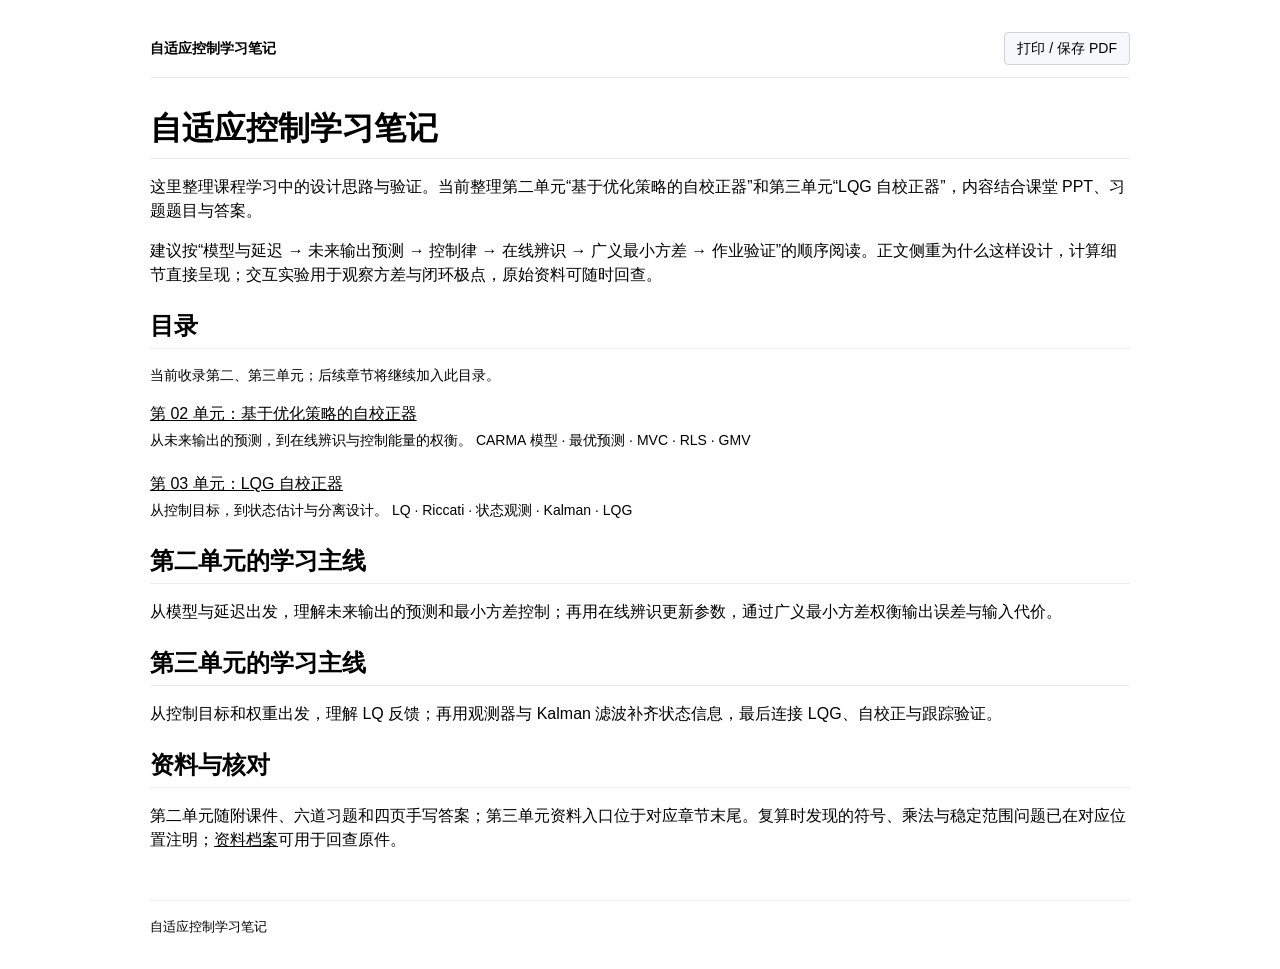
<file: index.html>
<!doctype html>
<html lang="zh-CN">
<head>
<meta charset="utf-8"><meta name="viewport" content="width=device-width,initial-scale=1">
<meta name="description" content="自适应控制学习笔记：设计思路、习题、仿真与工程理解。">
<title>课程首页 · 自适应控制学习笔记</title>
<link rel="stylesheet" href="assets/css/style.css">
<script src="assets/js/math-config.js"></script>
<script defer src="assets/vendor/mathjax/es5/tex-chtml.js"></script>
<script defer src="assets/js/app.js"></script>

</head>
<body class="">
<a class="skip" href="#main">跳转到正文</a>
<div class="page">
  <header class="site-header"><a href="index.html">自适应控制学习笔记</a><button id="print" type="button">打印 / 保存 PDF</button></header>
  <main id="main" class="markdown-body"><h1>自适应控制学习笔记</h1>
<p>这里整理课程学习中的设计思路与验证。当前整理第二单元“基于优化策略的自校正器”和第三单元“LQG 自校正器”，内容结合课堂 PPT、习题题目与答案。</p>
<p>建议按“模型与延迟 → 未来输出预测 → 控制律 → 在线辨识 → 广义最小方差 → 作业验证”的顺序阅读。正文侧重为什么这样设计，计算细节直接呈现；交互实验用于观察方差与闭环极点，原始资料可随时回查。</p>
<h2>目录</h2>
<p class="muted">当前收录第二、第三单元；后续章节将继续加入此目录。</p>
<div class="chapter-list"><p><a href="chapters/chapter2.html">第 02 单元：基于优化策略的自校正器</a><br><span class="muted">从未来输出的预测，到在线辨识与控制能量的权衡。 CARMA 模型 · 最优预测 · MVC · RLS · GMV</span></p><p><a href="chapters/chapter3.html">第 03 单元：LQG 自校正器</a><br><span class="muted">从控制目标，到状态估计与分离设计。 LQ · Riccati · 状态观测 · Kalman · LQG</span></p></div>
<h2>第二单元的学习主线</h2>
<p>从模型与延迟出发，理解未来输出的预测和最小方差控制；再用在线辨识更新参数，通过广义最小方差权衡输出误差与输入代价。</p>
<h2>第三单元的学习主线</h2><p>从控制目标和权重出发，理解 LQ 反馈；再用观测器与 Kalman 滤波补齐状态信息，最后连接 LQG、自校正与跟踪验证。</p>
<h2>资料与核对</h2>
<p>第二单元随附课件、六道习题和四页手写答案；第三单元资料入口位于对应章节末尾。复算时发现的符号、乘法与稳定范围问题已在对应位置注明；<a href="chapters/chapter2.html#sources">资料档案</a>可用于回查原件。</p>
</main>
  <footer>自适应控制学习笔记</footer>
</div>
</body></html>
</file>
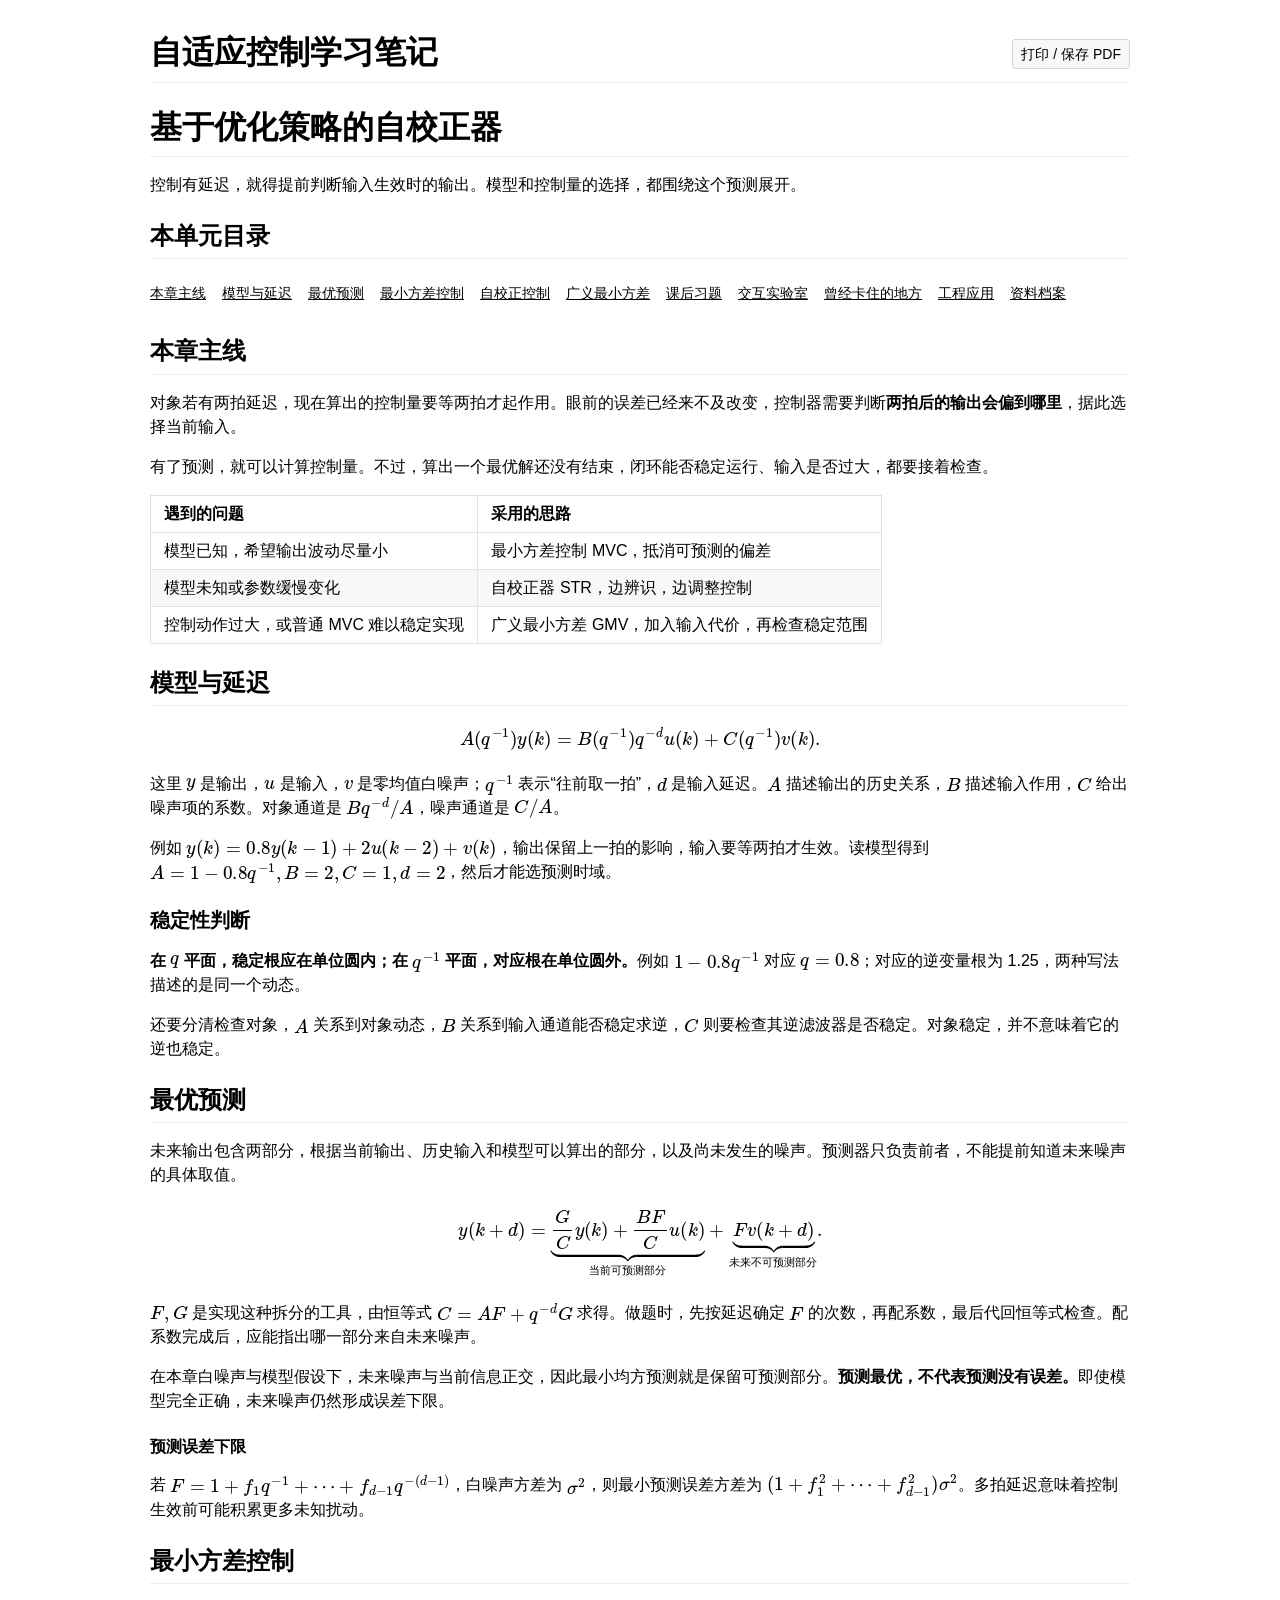
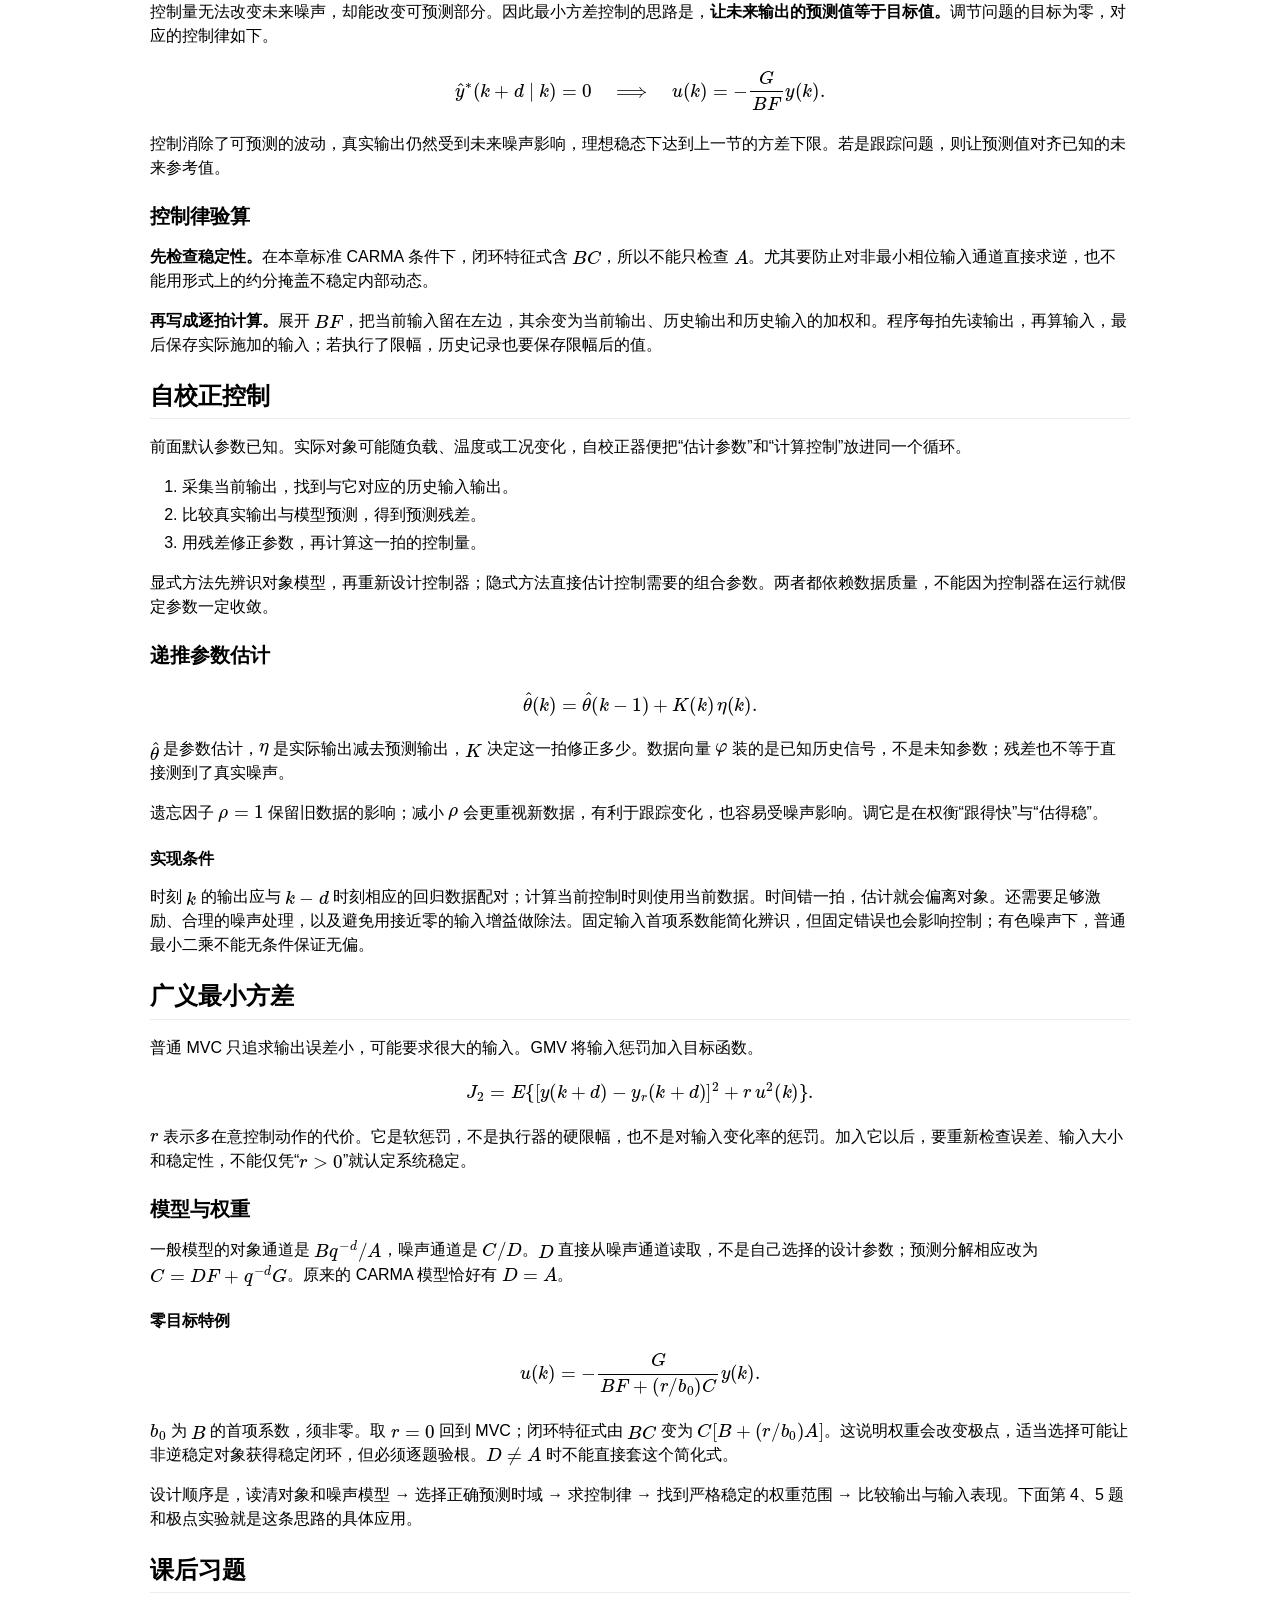
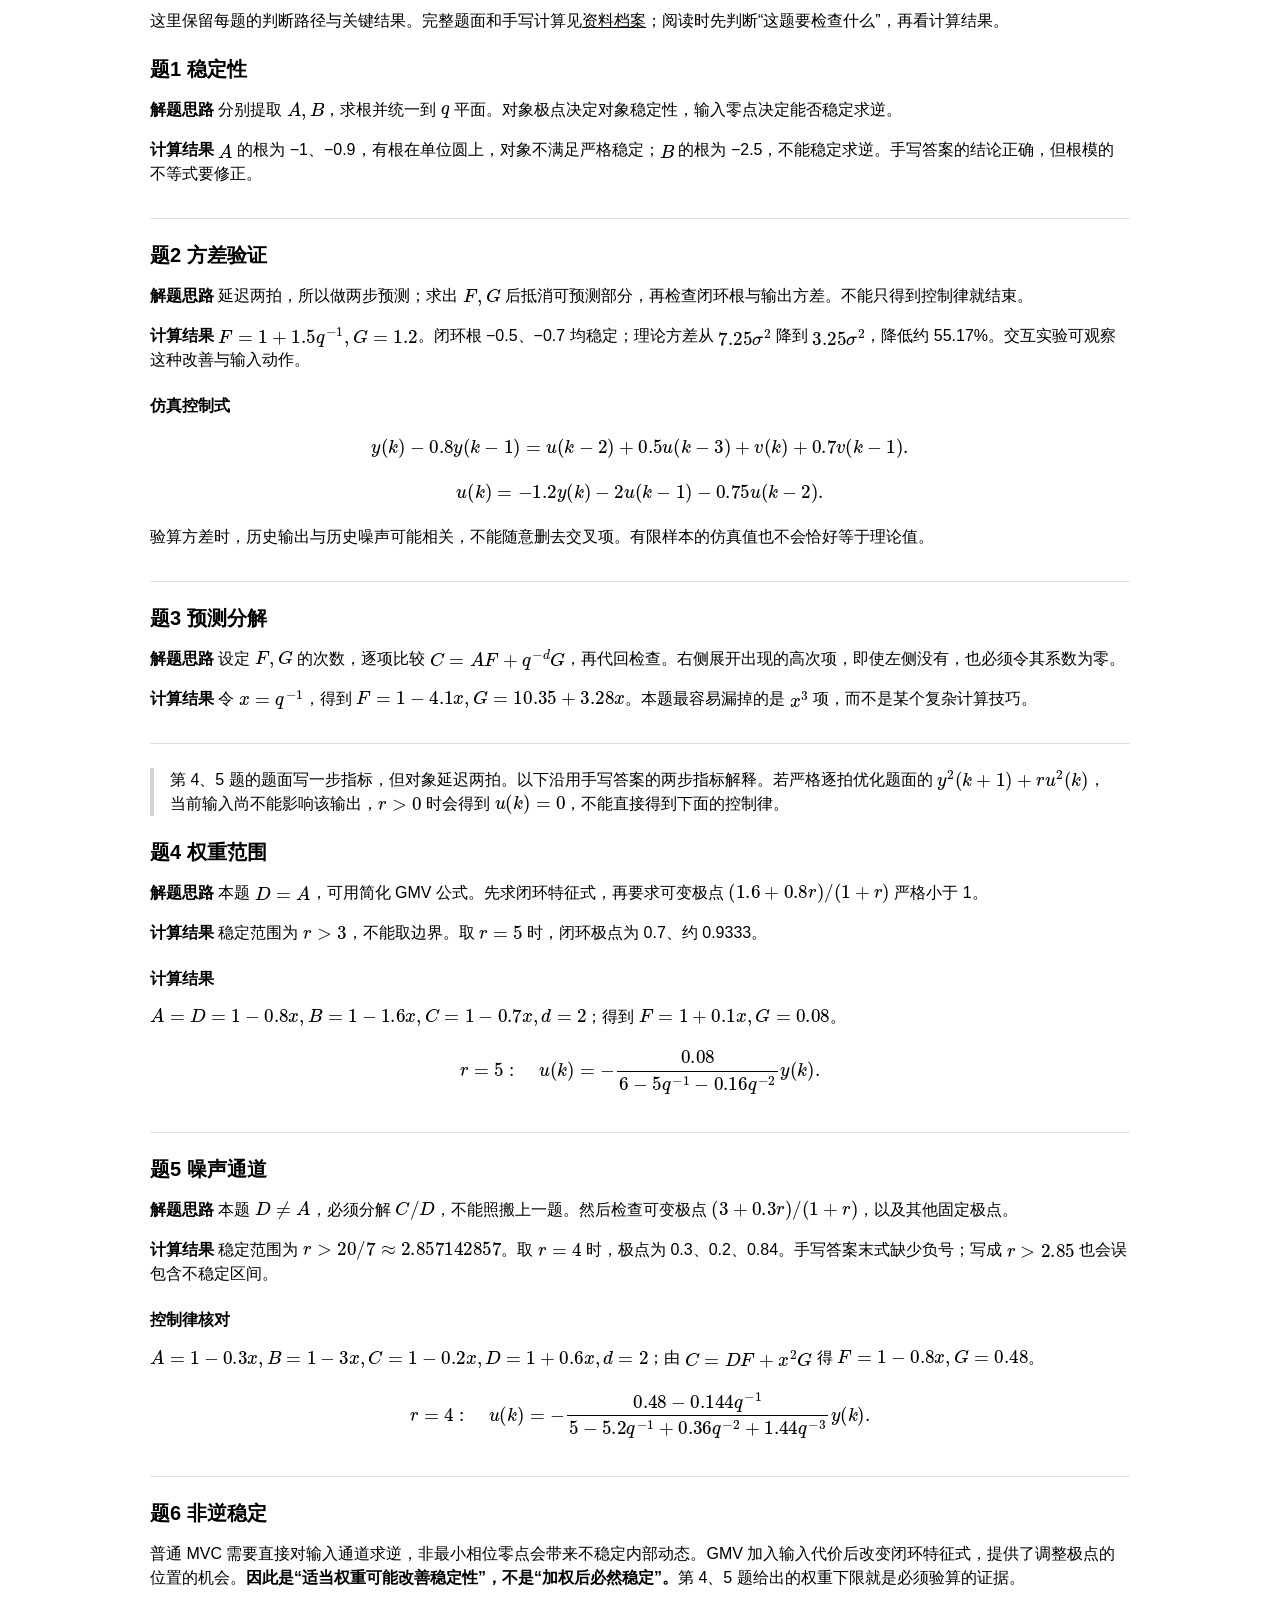
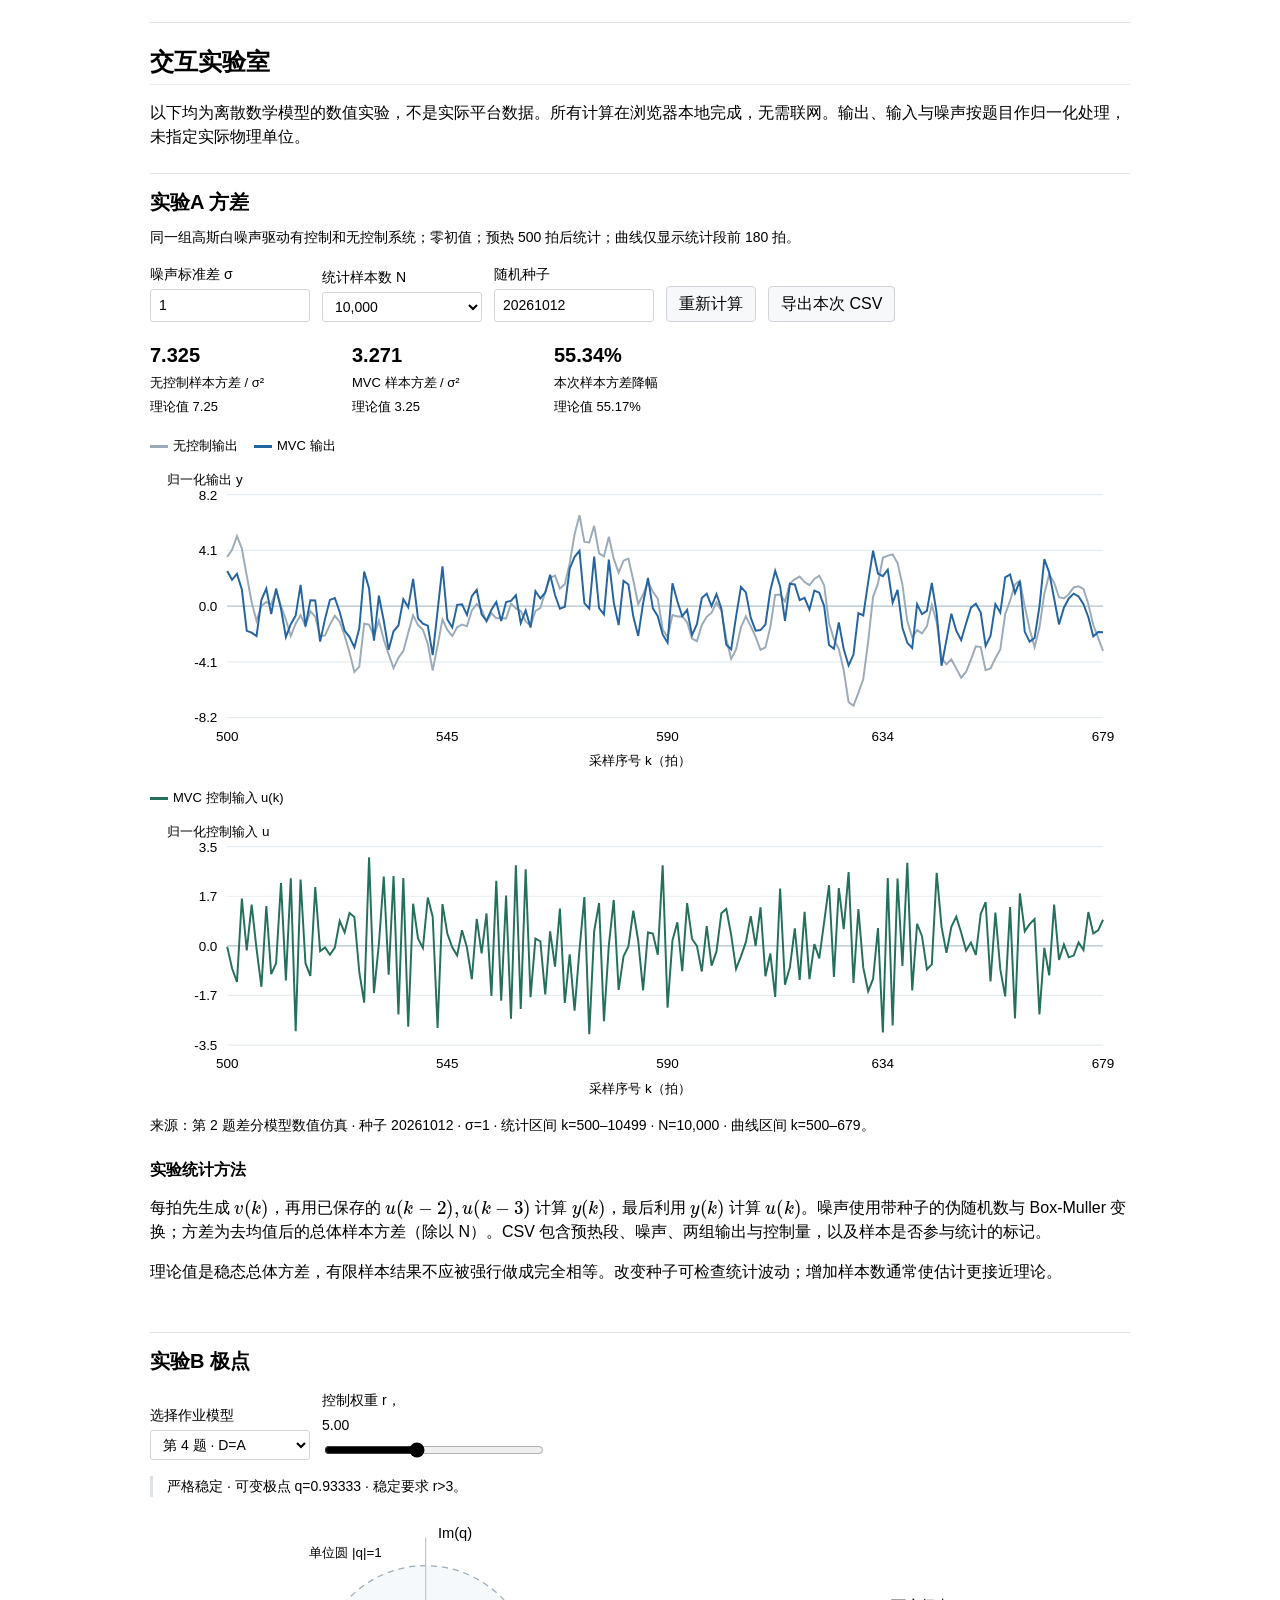
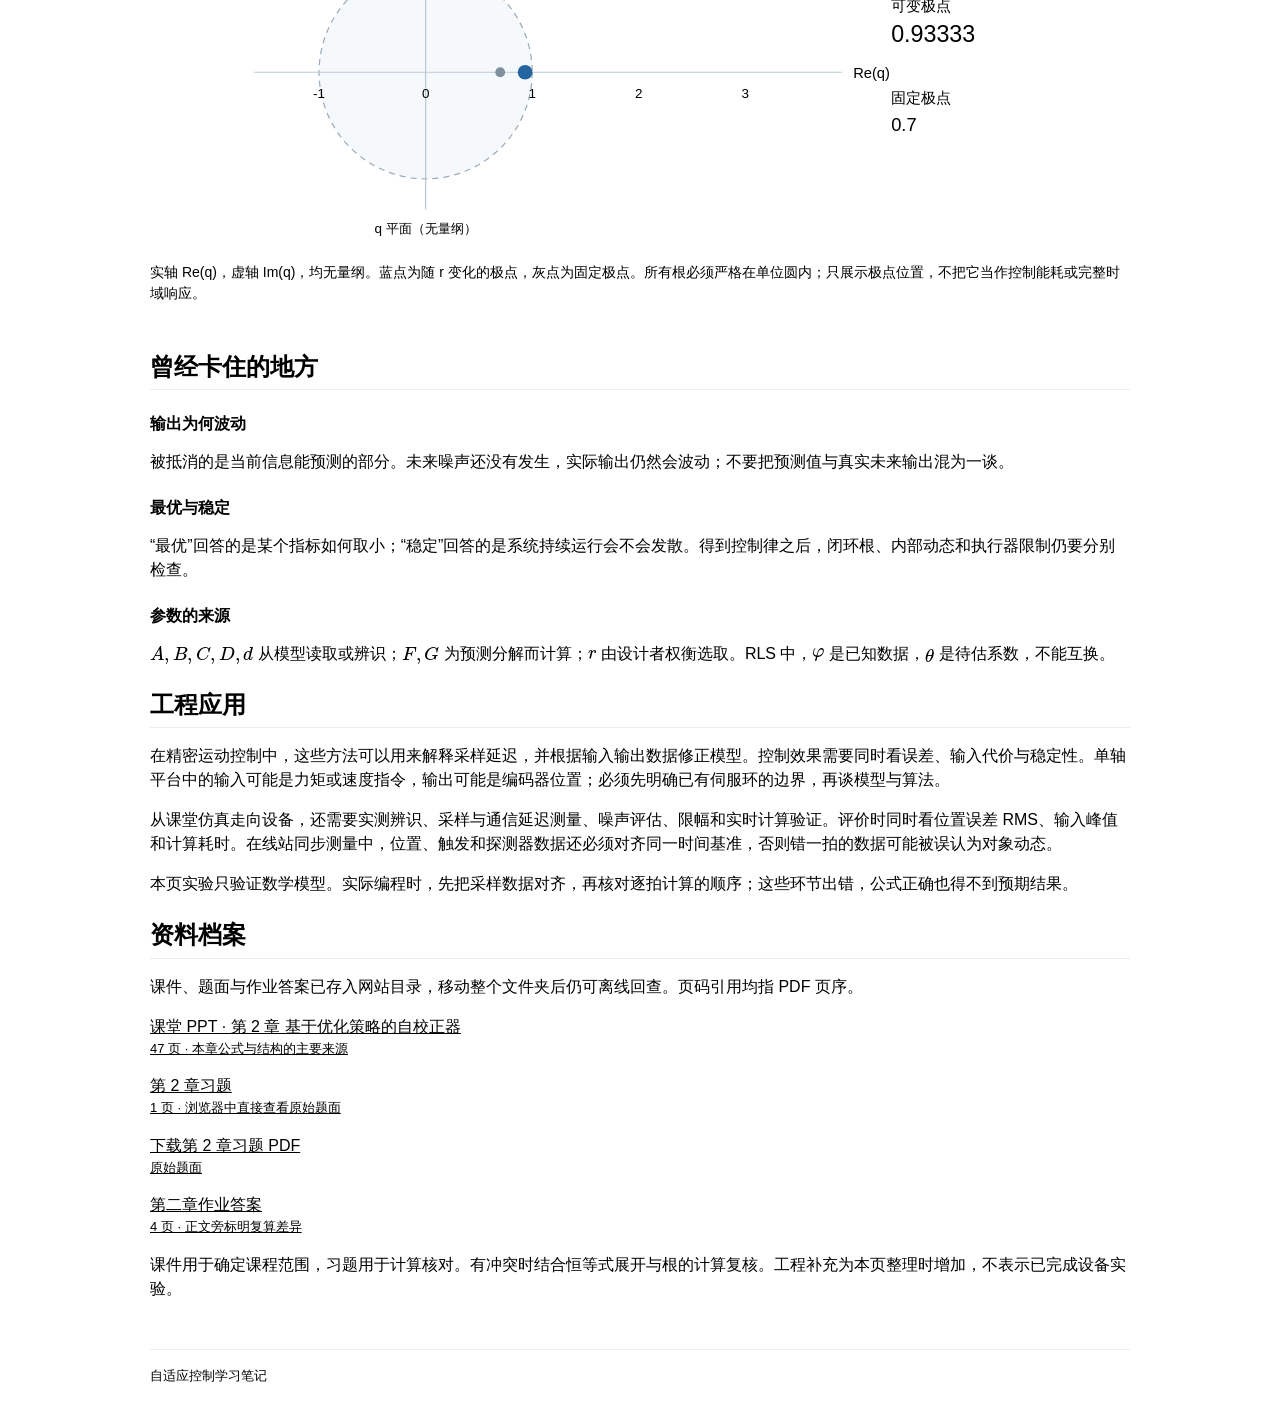
<file: chapters/chapter2.html>
<!doctype html>
<html lang="zh-CN">
<head>
<meta charset="utf-8"><meta name="viewport" content="width=device-width,initial-scale=1">
<meta name="description" content="自适应控制学习笔记：设计思路、习题、仿真与工程理解。">
<title>基于优化策略的自校正器 · 自适应控制学习笔记</title>
<link rel="stylesheet" href="../assets/css/style.css">
<script src="../assets/js/math-config.js"></script>
<script defer src="../assets/vendor/mathjax/es5/tex-chtml.js"></script>
<script defer src="../assets/js/app.js"></script>
<script defer src="../assets/js/numerics.js"></script><script defer src="../assets/js/lab.js"></script>
</head>
<body class="chapter-page">
<a class="skip" href="#main">跳转到正文</a>
<div class="page">
  <header class="site-header"><a href="../index.html">自适应控制学习笔记</a><button id="print" type="button">打印 / 保存 PDF</button></header>
  <main id="main" class="markdown-body"><header class="chapter-header"><h1>基于优化策略的自校正器</h1><p class="lead">控制有延迟，就得提前判断输入生效时的输出。模型和控制量的选择，都围绕这个预测展开。</p></header><div class="toc"><h2>本单元目录</h2><nav class="section-nav" aria-label="第 02 单元目录"><a href="#overview">本章主线</a><a href="#model">模型与延迟</a><a href="#prediction">最优预测</a><a href="#mvc">最小方差控制</a><a href="#str">自校正控制</a><a href="#gmv">广义最小方差</a><a href="#exercises">课后习题</a><a href="#lab">交互实验室</a><a href="#review">曾经卡住的地方</a><a href="#engineering">工程应用</a><a href="#sources">资料档案</a></nav></div>
<section id="overview" class="chapter-section"><h2>本章主线</h2>
<p>对象若有两拍延迟，现在算出的控制量要等两拍才起作用。眼前的误差已经来不及改变，控制器需要判断<strong>两拍后的输出会偏到哪里</strong>，据此选择当前输入。</p>
<p>有了预测，就可以计算控制量。不过，算出一个最优解还没有结束，闭环能否稳定运行、输入是否过大，都要接着检查。</p>
<table><thead><tr><th>遇到的问题</th><th>采用的思路</th></tr></thead><tbody><tr><td>模型已知，希望输出波动尽量小</td><td>最小方差控制 MVC，抵消可预测的偏差</td></tr><tr><td>模型未知或参数缓慢变化</td><td>自校正器 STR，边辨识，边调整控制</td></tr><tr><td>控制动作过大，或普通 MVC 难以稳定实现</td><td>广义最小方差 GMV，加入输入代价，再检查稳定范围</td></tr></tbody></table>
</section>

<section id="model" class="chapter-section"><h2>模型与延迟</h2>
<div class="equation">\[A(q^{-1})y(k)=B(q^{-1})q^{-d}u(k)+C(q^{-1})v(k).\]</div>
<p>这里 \(y\) 是输出，\(u\) 是输入，\(v\) 是零均值白噪声；\(q^{-1}\) 表示“往前取一拍”，\(d\) 是输入延迟。\(A\) 描述输出的历史关系，\(B\) 描述输入作用，\(C\) 给出噪声项的系数。对象通道是 \(Bq^{-d}/A\)，噪声通道是 \(C/A\)。</p>
<p>例如 \(y(k)=0.8y(k-1)+2u(k-2)+v(k)\)，输出保留上一拍的影响，输入要等两拍才生效。读模型得到 \(A=1-0.8q^{-1},B=2,C=1,d=2\)，然后才能选预测时域。</p>
<h3>稳定性判断</h3>
<p><strong>在 \(q\) 平面，稳定根应在单位圆内；在 \(q^{-1}\) 平面，对应根在单位圆外。</strong>例如 \(1-0.8q^{-1}\) 对应 \(q=0.8\)；对应的逆变量根为 1.25，两种写法描述的是同一个动态。</p>
<p>还要分清检查对象，\(A\) 关系到对象动态，\(B\) 关系到输入通道能否稳定求逆，\(C\) 则要检查其逆滤波器是否稳定。对象稳定，并不意味着它的逆也稳定。</p>
</section>

<section id="prediction" class="chapter-section"><h2>最优预测</h2>
<p>未来输出包含两部分，根据当前输出、历史输入和模型可以算出的部分，以及尚未发生的噪声。预测器只负责前者，不能提前知道未来噪声的具体取值。</p>
<div class="equation">\[y(k+d)=\underbrace{\frac{G}{C}y(k)+\frac{BF}{C}u(k)}_{\text{当前可预测部分}}+\underbrace{Fv(k+d)}_{\text{未来不可预测部分}}.\]</div>
<p>\(F,G\) 是实现这种拆分的工具，由恒等式 \(C=AF+q^{-d}G\) 求得。做题时，先按延迟确定 \(F\) 的次数，再配系数，最后代回恒等式检查。配系数完成后，应能指出哪一部分来自未来噪声。</p>
<p>在本章白噪声与模型假设下，未来噪声与当前信息正交，因此最小均方预测就是保留可预测部分。<strong>预测最优，不代表预测没有误差。</strong>即使模型完全正确，未来噪声仍然形成误差下限。</p>
<div class="explanation"><h4>预测误差下限</h4><p>若 \(F=1+f_1q^{-1}+\cdots+f_{d-1}q^{-(d-1)}\)，白噪声方差为 \(\sigma^2\)，则最小预测误差方差为 \((1+f_1^2+\cdots+f_{d-1}^2)\sigma^2\)。多拍延迟意味着控制生效前可能积累更多未知扰动。</p></div>
</section>

<section id="mvc" class="chapter-section"><h2>最小方差控制</h2>
<p>控制量无法改变未来噪声，却能改变可预测部分。因此最小方差控制的思路是，<strong>让未来输出的预测值等于目标值。</strong>调节问题的目标为零，对应的控制律如下。</p>
<div class="equation">\[\hat y^*(k+d\mid k)=0\quad\Longrightarrow\quad u(k)=-\frac{G}{BF}y(k).\]</div>
<p>控制消除了可预测的波动，真实输出仍然受到未来噪声影响，理想稳态下达到上一节的方差下限。若是跟踪问题，则让预测值对齐已知的未来参考值。</p>
<h3>控制律验算</h3>
<p><strong>先检查稳定性。</strong>在本章标准 CARMA 条件下，闭环特征式含 \(BC\)，所以不能只检查 \(A\)。尤其要防止对非最小相位输入通道直接求逆，也不能用形式上的约分掩盖不稳定内部动态。</p>
<p><strong>再写成逐拍计算。</strong>展开 \(BF\)，把当前输入留在左边，其余变为当前输出、历史输出和历史输入的加权和。程序每拍先读输出，再算输入，最后保存实际施加的输入；若执行了限幅，历史记录也要保存限幅后的值。</p>
</section>

<section id="str" class="chapter-section"><h2>自校正控制</h2>
<p>前面默认参数已知。实际对象可能随负载、温度或工况变化，自校正器便把“估计参数”和“计算控制”放进同一个循环。</p>
<ol><li>采集当前输出，找到与它对应的历史输入输出。</li><li>比较真实输出与模型预测，得到预测残差。</li><li>用残差修正参数，再计算这一拍的控制量。</li></ol>
<p>显式方法先辨识对象模型，再重新设计控制器；隐式方法直接估计控制需要的组合参数。两者都依赖数据质量，不能因为控制器在运行就假定参数一定收敛。</p>
<h3>递推参数估计</h3>
<div class="equation">\[\hat\theta(k)=\hat\theta(k-1)+K(k)\,\eta(k).\]</div>
<p>\(\hat\theta\) 是参数估计，\(\eta\) 是实际输出减去预测输出，\(K\) 决定这一拍修正多少。数据向量 \(\varphi\) 装的是已知历史信号，不是未知参数；残差也不等于直接测到了真实噪声。</p>
<p>遗忘因子 \(\rho=1\) 保留旧数据的影响；减小 \(\rho\) 会更重视新数据，有利于跟踪变化，也容易受噪声影响。调它是在权衡“跟得快”与“估得稳”。</p>
<div class="explanation"><h4>实现条件</h4><p>时刻 \(k\) 的输出应与 \(k-d\) 时刻相应的回归数据配对；计算当前控制时则使用当前数据。时间错一拍，估计就会偏离对象。还需要足够激励、合理的噪声处理，以及避免用接近零的输入增益做除法。固定输入首项系数能简化辨识，但固定错误也会影响控制；有色噪声下，普通最小二乘不能无条件保证无偏。</p></div>
</section>

<section id="gmv" class="chapter-section"><h2>广义最小方差</h2>
<p>普通 MVC 只追求输出误差小，可能要求很大的输入。GMV 将输入惩罚加入目标函数。</p>
<div class="equation">\[J_2=E\{[y(k+d)-y_r(k+d)]^2+r\,u^2(k)\}.\]</div>
<p>\(r\) 表示多在意控制动作的代价。它是软惩罚，不是执行器的硬限幅，也不是对输入变化率的惩罚。加入它以后，要重新检查误差、输入大小和稳定性，不能仅凭“\(r&gt;0\)”就认定系统稳定。</p>
<h3>模型与权重</h3>
<p>一般模型的对象通道是 \(Bq^{-d}/A\)，噪声通道是 \(C/D\)。\(D\) 直接从噪声通道读取，不是自己选择的设计参数；预测分解相应改为 \(C=DF+q^{-d}G\)。原来的 CARMA 模型恰好有 \(D=A\)。</p>
<div class="explanation"><h4>零目标特例</h4><div class="equation">\[u(k)=-\frac{G}{BF+(r/b_0)C}y(k).\]</div><p>\(b_0\) 为 \(B\) 的首项系数，须非零。取 \(r=0\) 回到 MVC；闭环特征式由 \(BC\) 变为 \(C[B+(r/b_0)A]\)。这说明权重会改变极点，适当选择可能让非逆稳定对象获得稳定闭环，但必须逐题验根。\(D\ne A\) 时不能直接套这个简化式。</p></div>
<p>设计顺序是，读清对象和噪声模型 → 选择正确预测时域 → 求控制律 → 找到严格稳定的权重范围 → 比较输出与输入表现。下面第 4、5 题和极点实验就是这条思路的具体应用。</p>
</section>

<section id="exercises" class="chapter-section"><h2>课后习题</h2>
<p>这里保留每题的判断路径与关键结果。完整题面和手写计算见<a href="#sources">资料档案</a>；阅读时先判断“这题要检查什么”，再看计算结果。</p>
<article class="exercise" id="exercise1"><h3>题1 稳定性</h3><p><strong>解题思路</strong> 分别提取 \(A,B\)，求根并统一到 \(q\) 平面。对象极点决定对象稳定性，输入零点决定能否稳定求逆。</p><p><strong>计算结果</strong> \(A\) 的根为 −1、−0.9，有根在单位圆上，对象不满足严格稳定；\(B\) 的根为 −2.5，不能稳定求逆。手写答案的结论正确，但根模的不等式要修正。</p></article>
<article class="exercise" id="exercise2"><h3>题2 方差验证</h3><p><strong>解题思路</strong> 延迟两拍，所以做两步预测；求出 \(F,G\) 后抵消可预测部分，再检查闭环根与输出方差。不能只得到控制律就结束。</p><p><strong>计算结果</strong> \(F=1+1.5q^{-1},G=1.2\)。闭环根 −0.5、−0.7 均稳定；理论方差从 \(7.25\sigma^2\) 降到 \(3.25\sigma^2\)，降低约 55.17%。交互实验可观察这种改善与输入动作。</p><div class="explanation"><h4>仿真控制式</h4><div class="equation">\[y(k)-0.8y(k-1)=u(k-2)+0.5u(k-3)+v(k)+0.7v(k-1).\]</div><div class="equation">\[u(k)=-1.2y(k)-2u(k-1)-0.75u(k-2).\]</div><p>验算方差时，历史输出与历史噪声可能相关，不能随意删去交叉项。有限样本的仿真值也不会恰好等于理论值。</p></div></article>
<article class="exercise" id="exercise3"><h3>题3 预测分解</h3><p><strong>解题思路</strong> 设定 \(F,G\) 的次数，逐项比较 \(C=AF+q^{-d}G\)，再代回检查。右侧展开出现的高次项，即使左侧没有，也必须令其系数为零。</p><p><strong>计算结果</strong> 令 \(x=q^{-1}\)，得到 \(F=1-4.1x,G=10.35+3.28x\)。本题最容易漏掉的是 \(x^3\) 项，而不是某个复杂计算技巧。</p></article>
<blockquote><p>第 4、5 题的题面写一步指标，但对象延迟两拍。以下沿用手写答案的两步指标解释。若严格逐拍优化题面的 \(y^2(k+1)+ru^2(k)\)，当前输入尚不能影响该输出，\(r&gt;0\) 时会得到 \(u(k)=0\)，不能直接得到下面的控制律。</p></blockquote>
<article class="exercise" id="exercise4"><h3>题4 权重范围</h3><p><strong>解题思路</strong> 本题 \(D=A\)，可用简化 GMV 公式。先求闭环特征式，再要求可变极点 \((1.6+0.8r)/(1+r)\) 严格小于 1。</p><p><strong>计算结果</strong> 稳定范围为 \(r&gt;3\)，不能取边界。取 \(r=5\) 时，闭环极点为 0.7、约 0.9333。</p><div class="explanation"><h4>计算结果</h4><p>\(A=D=1-0.8x,B=1-1.6x,C=1-0.7x,d=2\)；得到 \(F=1+0.1x,G=0.08\)。</p><div class="equation">\[r=5:\quad u(k)=-\frac{0.08}{6-5q^{-1}-0.16q^{-2}}y(k).\]</div></div></article>
<article class="exercise" id="exercise5"><h3>题5 噪声通道</h3><p><strong>解题思路</strong> 本题 \(D\ne A\)，必须分解 \(C/D\)，不能照搬上一题。然后检查可变极点 \((3+0.3r)/(1+r)\)，以及其他固定极点。</p><p><strong>计算结果</strong> 稳定范围为 \(r&gt;20/7\approx2.857142857\)。取 \(r=4\) 时，极点为 0.3、0.2、0.84。手写答案末式缺少负号；写成 \(r&gt;2.85\) 也会误包含不稳定区间。</p><div class="explanation"><h4>控制律核对</h4><p>\(A=1-0.3x,B=1-3x,C=1-0.2x,D=1+0.6x,d=2\)；由 \(C=DF+x^2G\) 得 \(F=1-0.8x,G=0.48\)。</p><div class="equation">\[r=4:\quad u(k)=-\frac{0.48-0.144q^{-1}}{5-5.2q^{-1}+0.36q^{-2}+1.44q^{-3}}y(k).\]</div></div></article>
<article class="exercise" id="exercise6"><h3>题6 非逆稳定</h3><p>普通 MVC 需要直接对输入通道求逆，非最小相位零点会带来不稳定内部动态。GMV 加入输入代价后改变闭环特征式，提供了调整极点的位置的机会。<strong>因此是“适当权重可能改善稳定性”，不是“加权后必然稳定”。</strong>第 4、5 题给出的权重下限就是必须验算的证据。</p></article>
</section>
<section id="lab" class="chapter-section"><h2>交互实验室</h2><p>以下均为离散数学模型的数值实验，不是实际平台数据。所有计算在浏览器本地完成，无需联网。输出、输入与噪声按题目作归一化处理，未指定实际物理单位。</p>
<div class="lab-panel" id="variance-lab"><h3>实验A 方差</h3><p class="muted">同一组高斯白噪声驱动有控制和无控制系统；零初值；预热 500 拍后统计；曲线仅显示统计段前 180 拍。</p><div class="controls"><label>噪声标准差 σ<input id="noise-sigma" type="number" min="0.1" max="5" step="0.1" value="1"></label><label>统计样本数 N<select id="sample-count"><option value="2000">2,000</option><option value="10000" selected>10,000</option><option value="50000">50,000</option></select></label><label>随机种子<input id="random-seed" type="number" min="1" max="2147483647" step="1" value="20261012"></label><button id="run-sim" class="button primary" type="button">重新计算</button><button id="download-csv" type="button">导出本次 CSV</button></div><p id="sim-error" role="alert" class="muted"></p><div class="metrics" aria-live="polite"><div><strong id="var-open">待计算</strong><span>无控制样本方差 / σ²<br>理论值 7.25</span></div><div><strong id="var-controlled">待计算</strong><span>MVC 样本方差 / σ²<br>理论值 3.25</span></div><div><strong id="variance-reduction">待计算</strong><span>本次样本方差降幅<br>理论值 55.17%</span></div></div><div class="legend"><span><b style="background:#9babb9"></b>无控制输出</span><span><b style="background:#2464a1"></b>MVC 输出</span></div><svg id="output-plot" class="plot" viewBox="0 0 800 250" role="img" aria-label="第2题输出响应，横轴采样序号，纵轴归一化输出"></svg><div class="legend"><span><b style="background:#24705d"></b>MVC 控制输入 u(k)</span></div><svg id="input-plot" class="plot" viewBox="0 0 800 230" role="img" aria-label="第2题控制输入，横轴采样序号，纵轴归一化输入"></svg><p class="muted" id="simulation-caption"></p><div class="explanation"><h4>实验统计方法</h4><p>每拍先生成 \(v(k)\)，再用已保存的 \(u(k-2),u(k-3)\) 计算 \(y(k)\)，最后利用 \(y(k)\) 计算 \(u(k)\)。噪声使用带种子的伪随机数与 Box-Muller 变换；方差为去均值后的总体样本方差（除以 N）。CSV 包含预热段、噪声、两组输出与控制量，以及样本是否参与统计的标记。</p><p>理论值是稳态总体方差，有限样本结果不应被强行做成完全相等。改变种子可检查统计波动；增加样本数通常使估计更接近理论。</p></div></div>
<div class="lab-panel"><h3>实验B 极点</h3><div class="controls"><label>选择作业模型<select id="pole-model"><option value="4">第 4 题 · D=A</option><option value="5">第 5 题 · D≠A</option></select></label><label>控制权重 r，<output id="weight-label">5.00</output><input id="control-weight" type="range" min="0" max="12" step="0.01" value="5"></label></div><p id="pole-status" class="status" aria-live="polite"></p><svg id="pole-plot" class="plot" viewBox="0 0 800 270" role="img" aria-label="q平面单位圆与闭环极点，实轴Re(q)，虚轴Im(q)"></svg><p class="muted">实轴 Re(q)，虚轴 Im(q)，均无量纲。蓝点为随 r 变化的极点，灰点为固定极点。所有根必须严格在单位圆内；只展示极点位置，不把它当作控制能耗或完整时域响应。</p></div>
</section>

<section id="review" class="chapter-section"><h2>曾经卡住的地方</h2>
<div class="explanation"><h4>输出为何波动</h4><p>被抵消的是当前信息能预测的部分。未来噪声还没有发生，实际输出仍然会波动；不要把预测值与真实未来输出混为一谈。</p></div>
<div class="explanation"><h4>最优与稳定</h4><p>“最优”回答的是某个指标如何取小；“稳定”回答的是系统持续运行会不会发散。得到控制律之后，闭环根、内部动态和执行器限制仍要分别检查。</p></div>
<div class="explanation"><h4>参数的来源</h4><p>\(A,B,C,D,d\) 从模型读取或辨识；\(F,G\) 为预测分解而计算；\(r\) 由设计者权衡选取。RLS 中，\(\varphi\) 是已知数据，\(\theta\) 是待估系数，不能互换。</p></div>
</section>
<section id="engineering" class="chapter-section"><h2>工程应用</h2>
<p>在精密运动控制中，这些方法可以用来解释采样延迟，并根据输入输出数据修正模型。控制效果需要同时看误差、输入代价与稳定性。单轴平台中的输入可能是力矩或速度指令，输出可能是编码器位置；必须先明确已有伺服环的边界，再谈模型与算法。</p>
<p>从课堂仿真走向设备，还需要实测辨识、采样与通信延迟测量、噪声评估、限幅和实时计算验证。评价时同时看位置误差 RMS、输入峰值和计算耗时。在线站同步测量中，位置、触发和探测器数据还必须对齐同一时间基准，否则错一拍的数据可能被误认为对象动态。</p>
<p>本页实验只验证数学模型。实际编程时，先把采样数据对齐，再核对逐拍计算的顺序；这些环节出错，公式正确也得不到预期结果。</p>
</section>
<section id="sources" class="chapter-section"><h2>资料档案</h2><p>课件、题面与作业答案已存入网站目录，移动整个文件夹后仍可离线回查。页码引用均指 PDF 页序。</p><a class="source-link" href="../sources/chapter2-slides.pdf">课堂 PPT · 第 2 章 基于优化策略的自校正器 <small>47 页 · 本章公式与结构的主要来源</small></a><a class="source-link" href="exercise-sheet.html">第 2 章习题 <small>1 页 · 浏览器中直接查看原始题面</small></a><a class="source-link" href="../sources/chapter2-exercises.pdf" download>下载第 2 章习题 PDF <small>原始题面</small></a><a class="source-link" href="../sources/chapter2-answers-redacted.pdf">第二章作业答案 <small>4 页 · 正文旁标明复算差异</small></a><p>课件用于确定课程范围，习题用于计算核对。有冲突时结合恒等式展开与根的计算复核。工程补充为本页整理时增加，不表示已完成设备实验。</p></section>
</main>
  <footer>自适应控制学习笔记</footer>
</div>
</body></html>
</file>
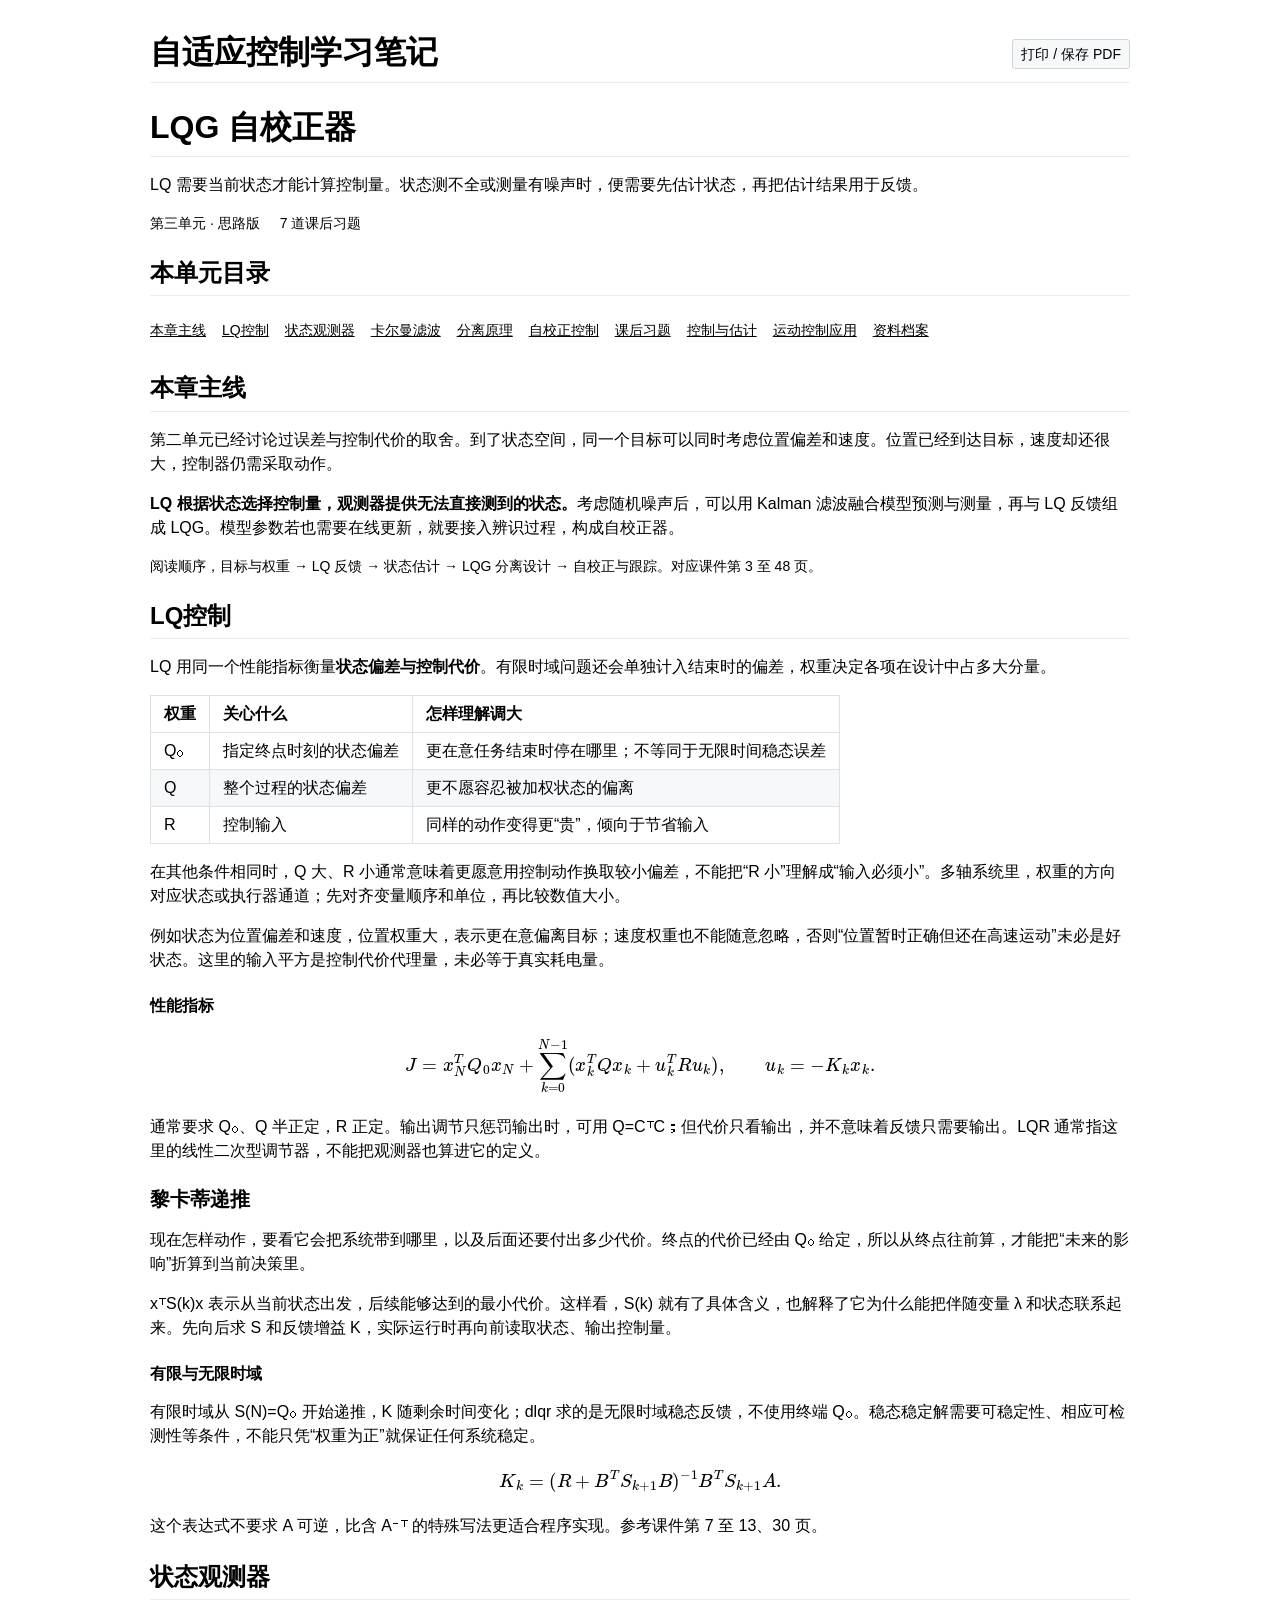
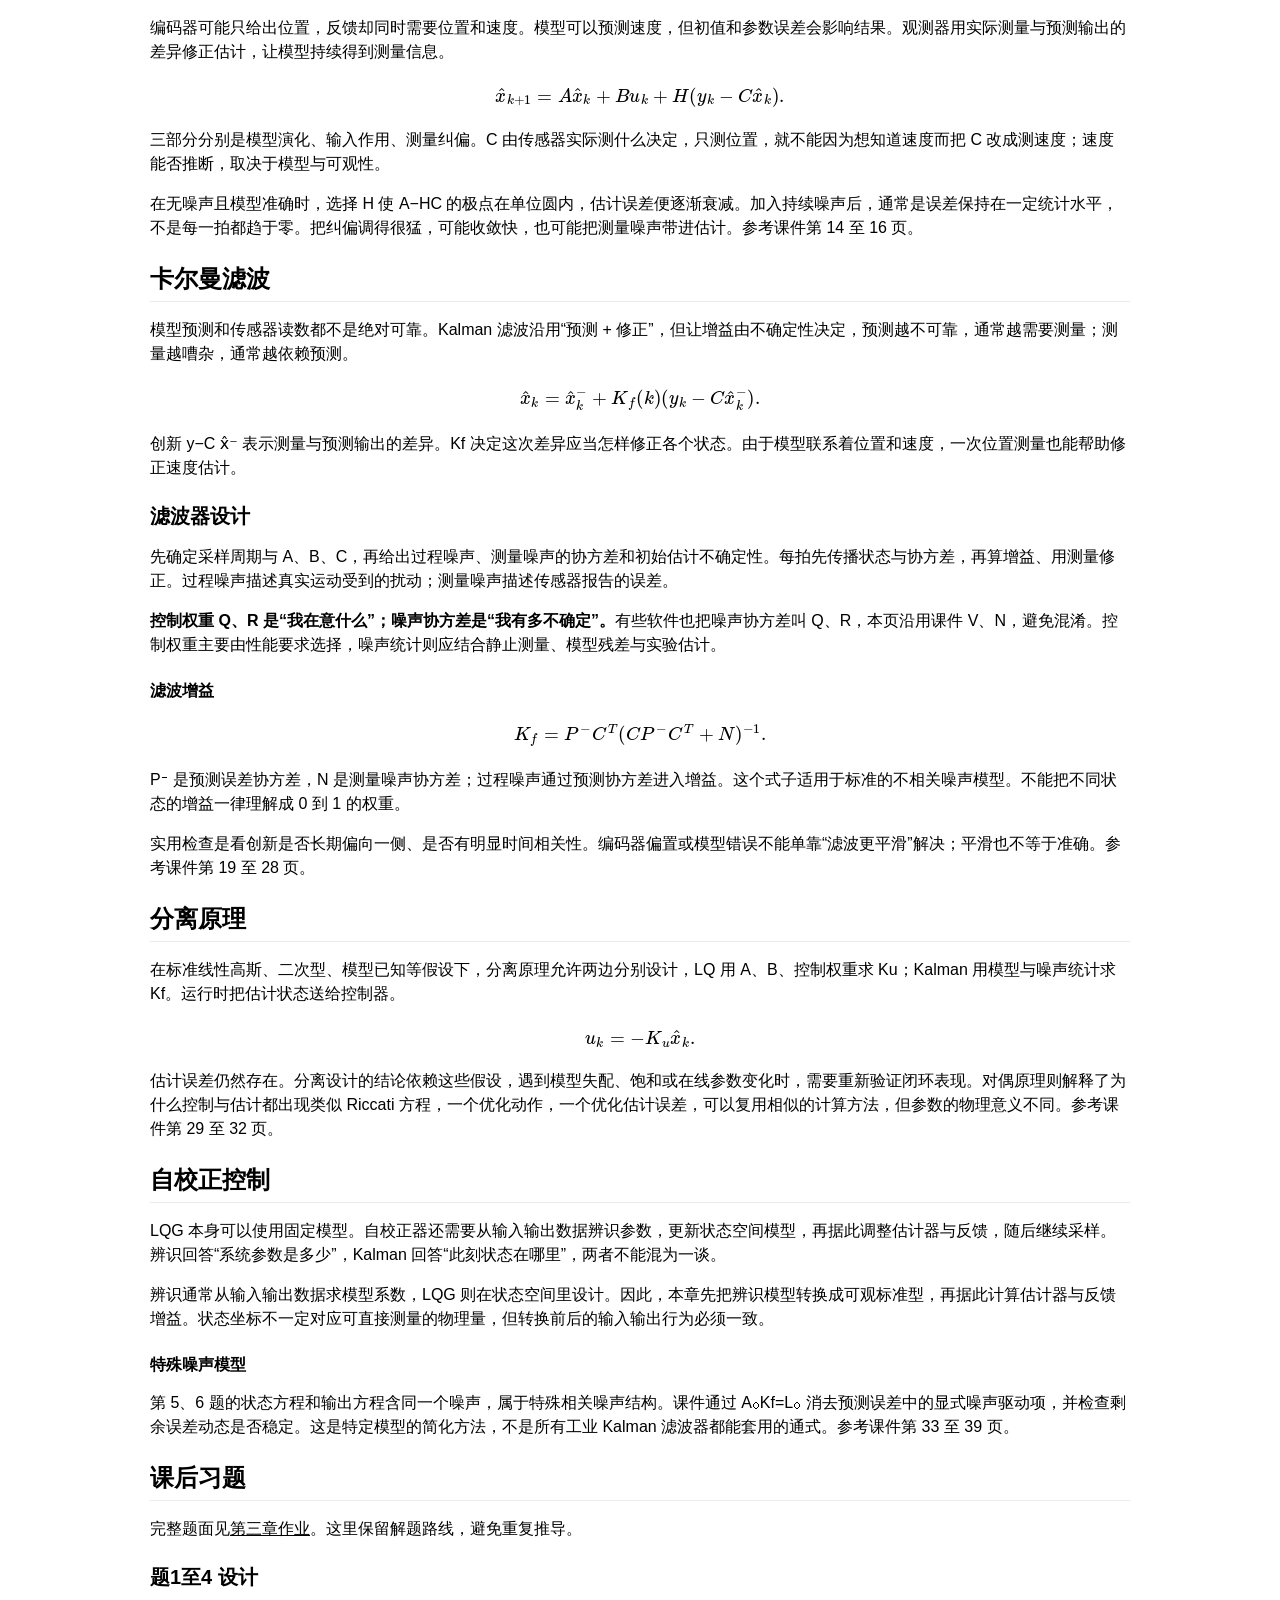
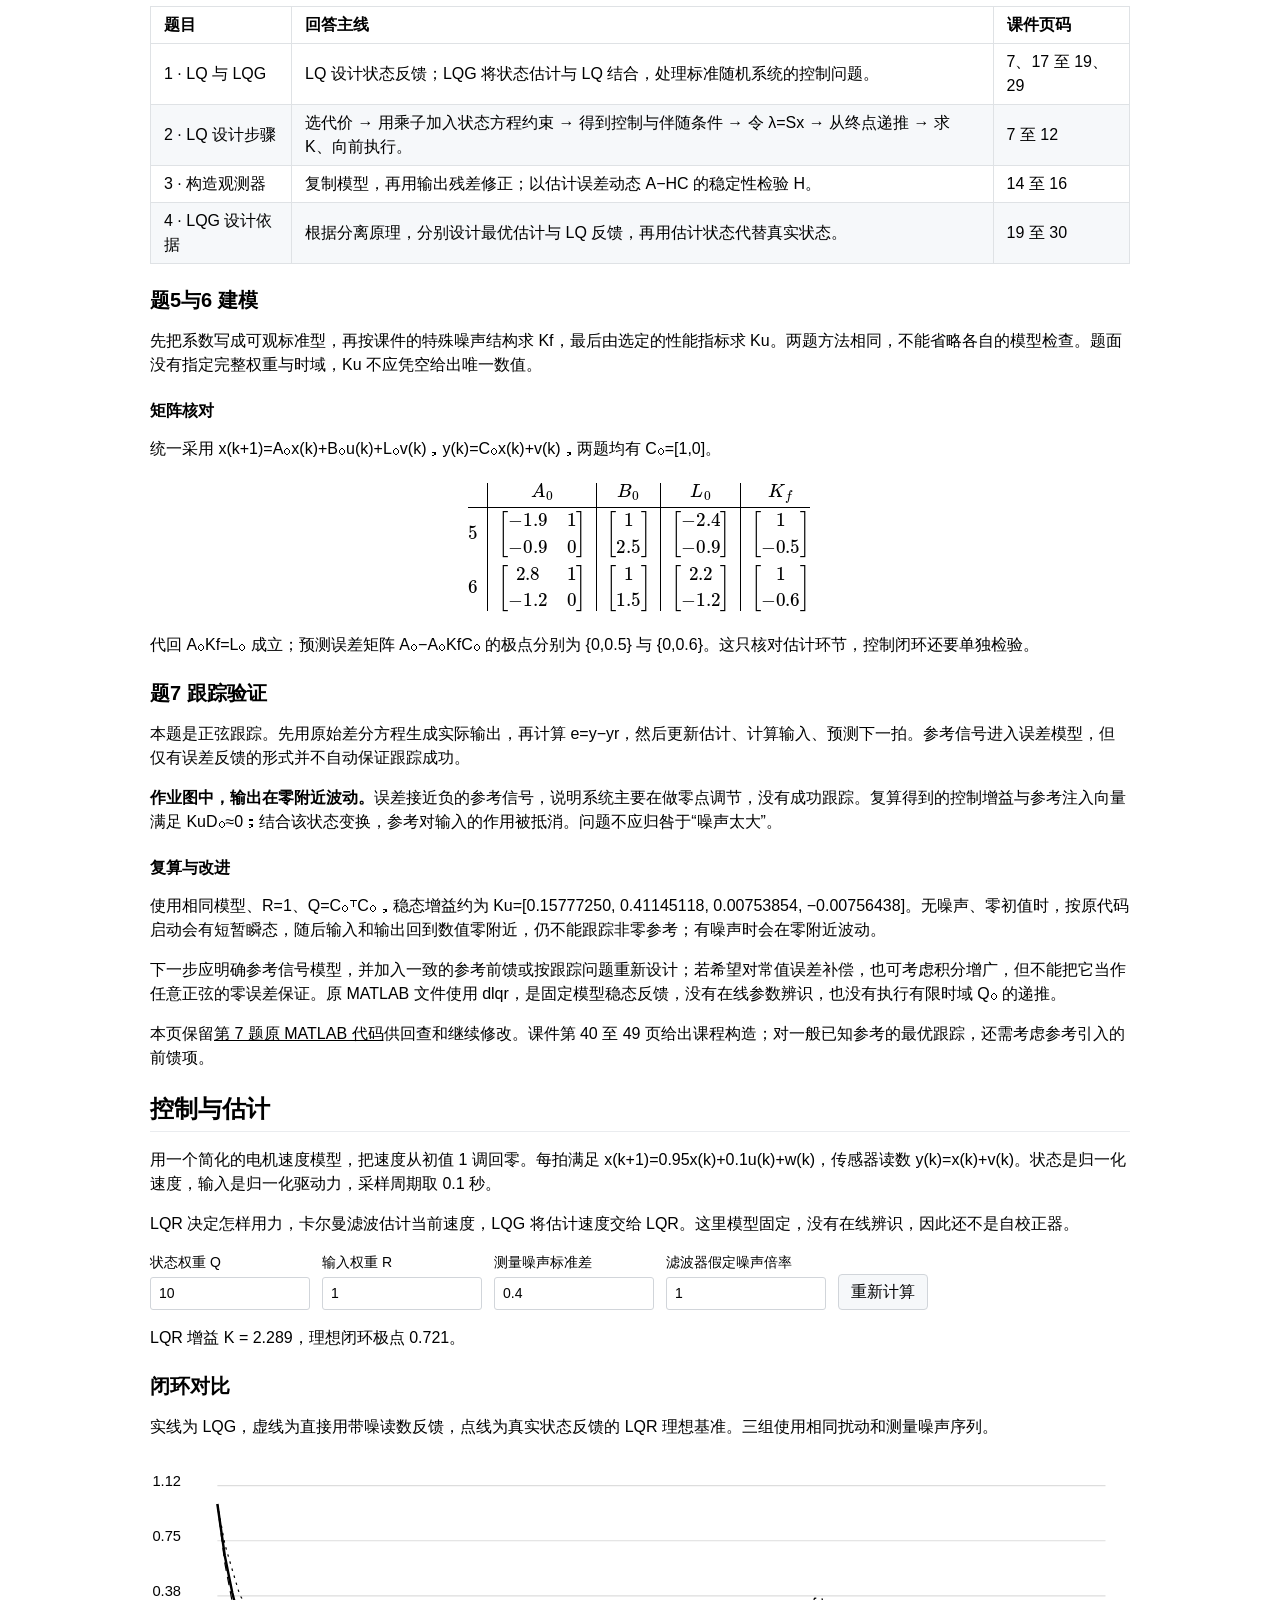
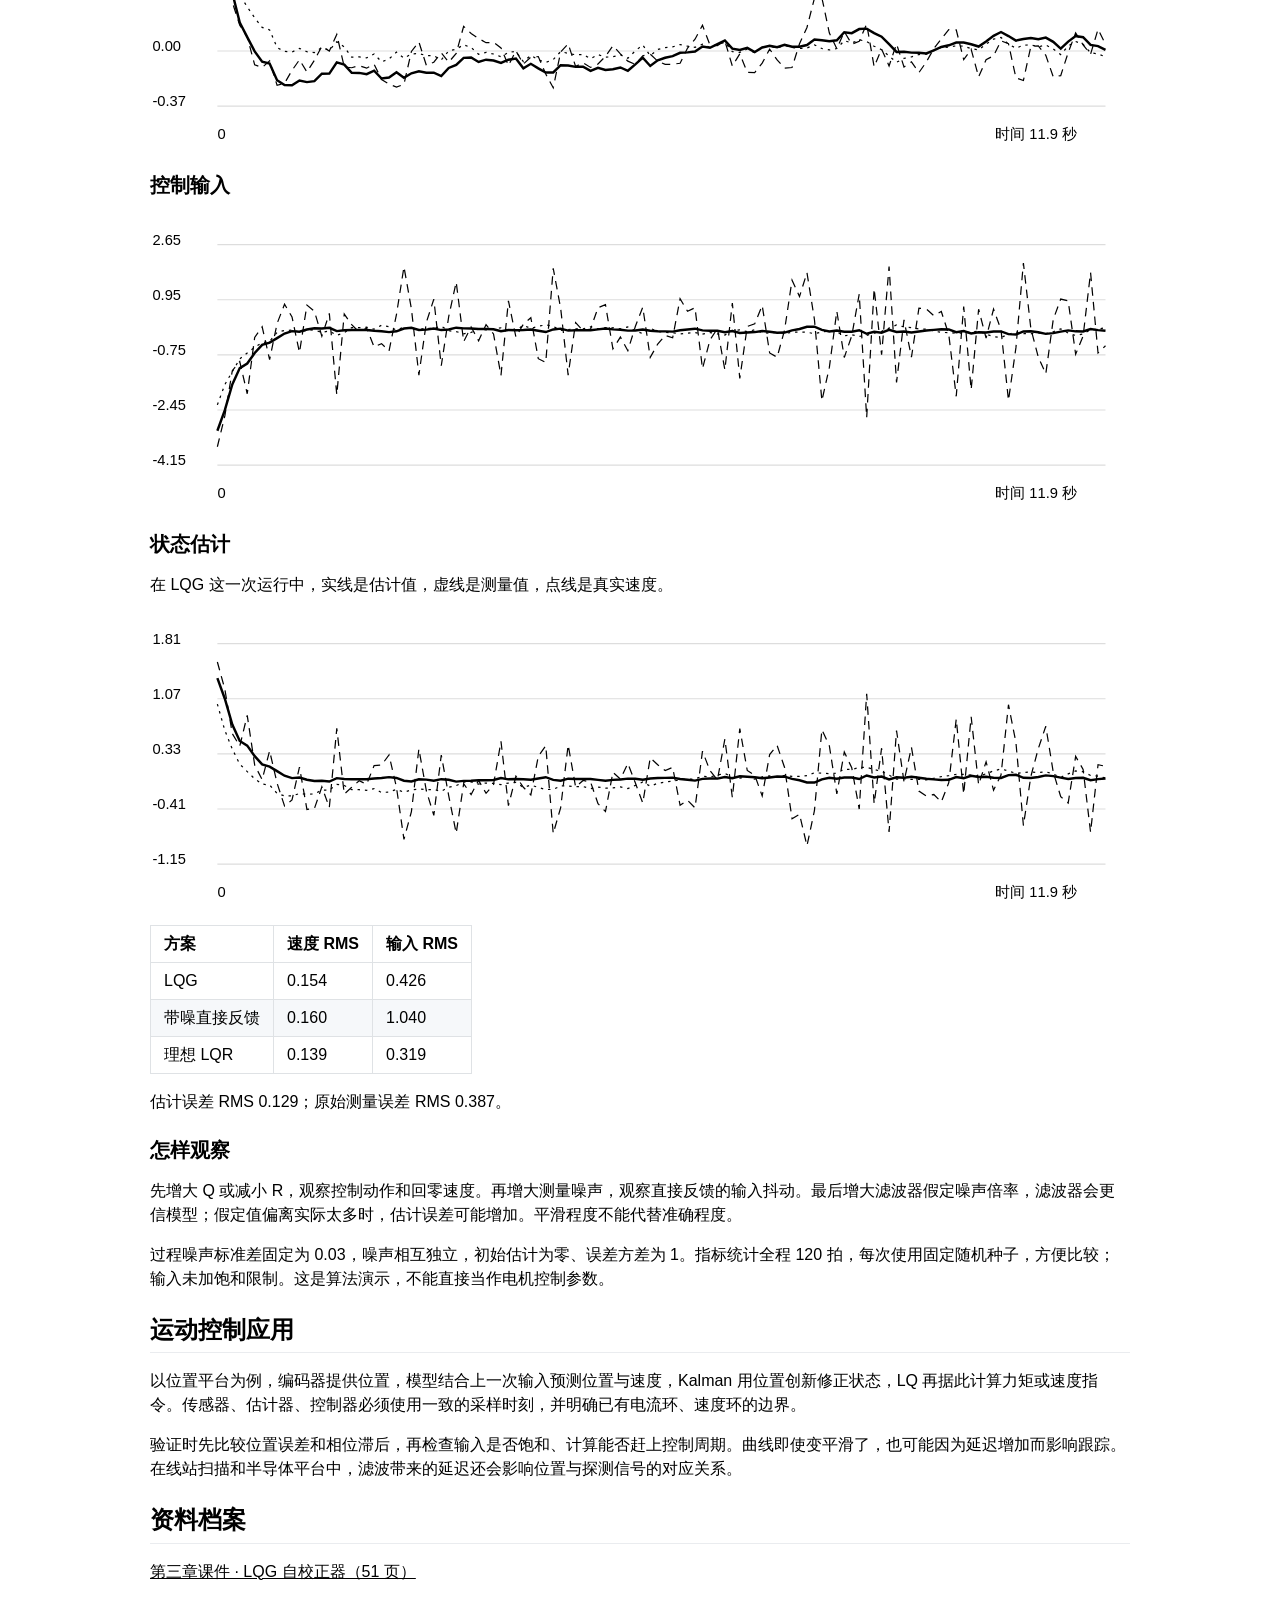
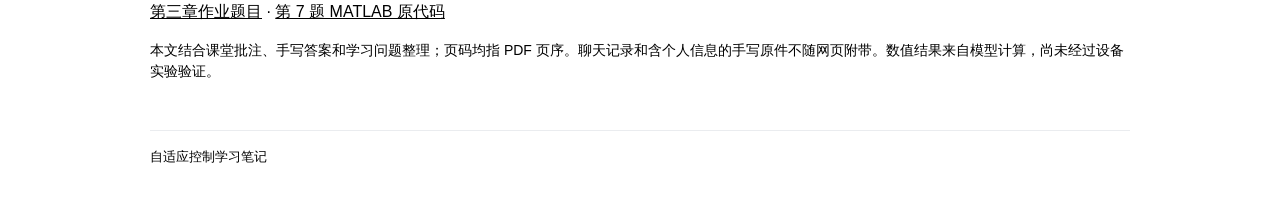
<file: chapters/chapter3.html>
<!doctype html>
<html lang="zh-CN">
<head>
<meta charset="utf-8"><meta name="viewport" content="width=device-width,initial-scale=1">
<meta name="description" content="自适应控制学习笔记：设计思路、习题、仿真与工程理解。">
<title>LQG 自校正器 · 自适应控制学习笔记</title>
<link rel="stylesheet" href="../assets/css/style.css">
<script src="../assets/js/math-config.js"></script>
<script defer src="../assets/vendor/mathjax/es5/tex-chtml.js"></script>
<script defer src="../assets/js/app.js"></script>
<script defer src="../assets/js/lqg-lab.js"></script>
</head>
<body class="chapter-page">
<a class="skip" href="#main">跳转到正文</a>
<div class="page">
  <header class="site-header"><a href="../index.html">自适应控制学习笔记</a><button id="print" type="button">打印 / 保存 PDF</button></header>
  <main id="main" class="markdown-body"><header class="chapter-header"><h1>LQG 自校正器</h1><p class="lead">LQ 需要当前状态才能计算控制量。状态测不全或测量有噪声时，便需要先估计状态，再把估计结果用于反馈。</p><div class="chapter-meta"><span>第三单元 · 思路版</span><span>7 道课后习题</span></div></header><div class="toc"><h2>本单元目录</h2><nav class="section-nav" aria-label="第 03 单元目录"><a href="#overview">本章主线</a><a href="#lq">LQ控制</a><a href="#observer">状态观测器</a><a href="#kalman">卡尔曼滤波</a><a href="#separation">分离原理</a><a href="#adaptive">自校正控制</a><a href="#exercises">课后习题</a><a href="#control-lab">控制与估计</a><a href="#engineering">运动控制应用</a><a href="#sources">资料档案</a></nav></div>
<section id="overview" class="chapter-section"><h2>本章主线</h2><p>第二单元已经讨论过误差与控制代价的取舍。到了状态空间，同一个目标可以同时考虑位置偏差和速度。位置已经到达目标，速度却还很大，控制器仍需采取动作。</p><p><strong>LQ 根据状态选择控制量，观测器提供无法直接测到的状态。</strong>考虑随机噪声后，可以用 Kalman 滤波融合模型预测与测量，再与 LQ 反馈组成 LQG。模型参数若也需要在线更新，就要接入辨识过程，构成自校正器。</p><p class="muted">阅读顺序，目标与权重 → LQ 反馈 → 状态估计 → LQG 分离设计 → 自校正与跟踪。对应课件第 3 至 48 页。</p></section>
<section id="lq" class="chapter-section"><h2>LQ控制</h2><p>LQ 用同一个性能指标衡量<strong>状态偏差与控制代价</strong>。有限时域问题还会单独计入结束时的偏差，权重决定各项在设计中占多大分量。</p><table><thead><tr><th>权重</th><th>关心什么</th><th>怎样理解调大</th></tr></thead><tbody><tr><td>Q₀</td><td>指定终点时刻的状态偏差</td><td>更在意任务结束时停在哪里；不等同于无限时间稳态误差</td></tr><tr><td>Q</td><td>整个过程的状态偏差</td><td>更不愿容忍被加权状态的偏离</td></tr><tr><td>R</td><td>控制输入</td><td>同样的动作变得更“贵”，倾向于节省输入</td></tr></tbody></table><p>在其他条件相同时，Q 大、R 小通常意味着更愿意用控制动作换取较小偏差，不能把“R 小”理解成“输入必须小”。多轴系统里，权重的方向对应状态或执行器通道；先对齐变量顺序和单位，再比较数值大小。</p><p>例如状态为位置偏差和速度，位置权重大，表示更在意偏离目标；速度权重也不能随意忽略，否则“位置暂时正确但还在高速运动”未必是好状态。这里的输入平方是控制代价代理量，未必等于真实耗电量。</p><div class="explanation"><h4>性能指标</h4><div class="equation">\[J=x_N^TQ_0x_N+\sum_{k=0}^{N-1}(x_k^TQx_k+u_k^TRu_k),\qquad u_k=-K_kx_k.\]</div><p>通常要求 Q₀、Q 半正定，R 正定。输出调节只惩罚输出时，可用 Q=CᵀC；但代价只看输出，并不意味着反馈只需要输出。LQR 通常指这里的线性二次型调节器，不能把观测器也算进它的定义。</p></div>
<h3>黎卡蒂递推</h3><p>现在怎样动作，要看它会把系统带到哪里，以及后面还要付出多少代价。终点的代价已经由 Q₀ 给定，所以从终点往前算，才能把“未来的影响”折算到当前决策里。</p><p>xᵀS(k)x 表示从当前状态出发，后续能够达到的最小代价。这样看，S(k) 就有了具体含义，也解释了它为什么能把伴随变量 λ 和状态联系起来。先向后求 S 和反馈增益 K，实际运行时再向前读取状态、输出控制量。</p><div class="explanation"><h4>有限与无限时域</h4><p>有限时域从 S(N)=Q₀ 开始递推，K 随剩余时间变化；dlqr 求的是无限时域稳态反馈，不使用终端 Q₀。稳态稳定解需要可稳定性、相应可检测性等条件，不能只凭“权重为正”就保证任何系统稳定。</p><div class="equation">\[K_k=(R+B^TS_{k+1}B)^{-1}B^TS_{k+1}A.\]</div><p>这个表达式不要求 A 可逆，比含 A⁻ᵀ 的特殊写法更适合程序实现。参考课件第 7 至 13、30 页。</p></div></section>
<section id="observer" class="chapter-section"><h2>状态观测器</h2><p>编码器可能只给出位置，反馈却同时需要位置和速度。模型可以预测速度，但初值和参数误差会影响结果。观测器用实际测量与预测输出的差异修正估计，让模型持续得到测量信息。</p><div class="equation">\[\hat x_{k+1}=A\hat x_k+Bu_k+H(y_k-C\hat x_k).\]</div><p>三部分分别是模型演化、输入作用、测量纠偏。C 由传感器实际测什么决定，只测位置，就不能因为想知道速度而把 C 改成测速度；速度能否推断，取决于模型与可观性。</p><p>在无噪声且模型准确时，选择 H 使 A−HC 的极点在单位圆内，估计误差便逐渐衰减。加入持续噪声后，通常是误差保持在一定统计水平，不是每一拍都趋于零。把纠偏调得很猛，可能收敛快，也可能把测量噪声带进估计。参考课件第 14 至 16 页。</p></section>
<section id="kalman" class="chapter-section"><h2>卡尔曼滤波</h2><p>模型预测和传感器读数都不是绝对可靠。Kalman 滤波沿用“预测 + 修正”，但让增益由不确定性决定，预测越不可靠，通常越需要测量；测量越嘈杂，通常越依赖预测。</p><div class="equation">\[\hat x_k=\hat x_k^-+K_f(k)(y_k-C\hat x_k^-).\]</div><p>创新 y−C x̂⁻ 表示测量与预测输出的差异。Kf 决定这次差异应当怎样修正各个状态。由于模型联系着位置和速度，一次位置测量也能帮助修正速度估计。</p><h3>滤波器设计</h3><p>先确定采样周期与 A、B、C，再给出过程噪声、测量噪声的协方差和初始估计不确定性。每拍先传播状态与协方差，再算增益、用测量修正。过程噪声描述真实运动受到的扰动；测量噪声描述传感器报告的误差。</p><p><strong>控制权重 Q、R 是“我在意什么”；噪声协方差是“我有多不确定”。</strong>有些软件也把噪声协方差叫 Q、R，本页沿用课件 V、N，避免混淆。控制权重主要由性能要求选择，噪声统计则应结合静止测量、模型残差与实验估计。</p><div class="explanation"><h4>滤波增益</h4><div class="equation">\[K_f=P^-C^T(CP^-C^T+N)^{-1}.\]</div><p>P⁻ 是预测误差协方差，N 是测量噪声协方差；过程噪声通过预测协方差进入增益。这个式子适用于标准的不相关噪声模型。不能把不同状态的增益一律理解成 0 到 1 的权重。</p><p>实用检查是看创新是否长期偏向一侧、是否有明显时间相关性。编码器偏置或模型错误不能单靠“滤波更平滑”解决；平滑也不等于准确。参考课件第 19 至 28 页。</p></div></section>
<section id="separation" class="chapter-section"><h2>分离原理</h2><p>在标准线性高斯、二次型、模型已知等假设下，分离原理允许两边分别设计，LQ 用 A、B、控制权重求 Ku；Kalman 用模型与噪声统计求 Kf。运行时把估计状态送给控制器。</p><div class="equation">\[u_k=-K_u\hat x_k.\]</div><p>估计误差仍然存在。分离设计的结论依赖这些假设，遇到模型失配、饱和或在线参数变化时，需要重新验证闭环表现。对偶原理则解释了为什么控制与估计都出现类似 Riccati 方程，一个优化动作，一个优化估计误差，可以复用相似的计算方法，但参数的物理意义不同。参考课件第 29 至 32 页。</p></section>
<section id="adaptive" class="chapter-section"><h2>自校正控制</h2><p>LQG 本身可以使用固定模型。自校正器还需要从输入输出数据辨识参数，更新状态空间模型，再据此调整估计器与反馈，随后继续采样。辨识回答“系统参数是多少”，Kalman 回答“此刻状态在哪里”，两者不能混为一谈。</p><p>辨识通常从输入输出数据求模型系数，LQG 则在状态空间里设计。因此，本章先把辨识模型转换成可观标准型，再据此计算估计器与反馈增益。状态坐标不一定对应可直接测量的物理量，但转换前后的输入输出行为必须一致。</p><div class="explanation"><h4>特殊噪声模型</h4><p>第 5、6 题的状态方程和输出方程含同一个噪声，属于特殊相关噪声结构。课件通过 A₀Kf=L₀ 消去预测误差中的显式噪声驱动项，并检查剩余误差动态是否稳定。这是特定模型的简化方法，不是所有工业 Kalman 滤波器都能套用的通式。参考课件第 33 至 39 页。</p></div></section>
<section id="exercises" class="chapter-section"><h2>课后习题</h2><p>完整题面见<a href="../sources/chapter3-exercises.pdf">第三章作业</a>。这里保留解题路线，避免重复推导。</p><h3>题1至4 设计</h3><table><thead><tr><th>题目</th><th>回答主线</th><th>课件页码</th></tr></thead><tbody><tr><td>1 · LQ 与 LQG</td><td>LQ 设计状态反馈；LQG 将状态估计与 LQ 结合，处理标准随机系统的控制问题。</td><td>7、17 至 19、29</td></tr><tr><td>2 · LQ 设计步骤</td><td>选代价 → 用乘子加入状态方程约束 → 得到控制与伴随条件 → 令 λ=Sx → 从终点递推 → 求 K、向前执行。</td><td>7 至 12</td></tr><tr><td>3 · 构造观测器</td><td>复制模型，再用输出残差修正；以估计误差动态 A−HC 的稳定性检验 H。</td><td>14 至 16</td></tr><tr><td>4 · LQG 设计依据</td><td>根据分离原理，分别设计最优估计与 LQ 反馈，再用估计状态代替真实状态。</td><td>19 至 30</td></tr></tbody></table>
<h3>题5与6 建模</h3><p>先把系数写成可观标准型，再按课件的特殊噪声结构求 Kf，最后由选定的性能指标求 Ku。两题方法相同，不能省略各自的模型检查。题面没有指定完整权重与时域，Ku 不应凭空给出唯一数值。</p><div class="explanation"><h4>矩阵核对</h4><p>统一采用 x(k+1)=A₀x(k)+B₀u(k)+L₀v(k)，y(k)=C₀x(k)+v(k)，两题均有 C₀=[1,0]。</p><div class="equation">\[\begin{array}{c|c|c|c|c}&A_0&B_0&L_0&K_f\\\hline5&\begin{bmatrix}-1.9&1\\-0.9&0\end{bmatrix}&\begin{bmatrix}1\\2.5\end{bmatrix}&\begin{bmatrix}-2.4\\-0.9\end{bmatrix}&\begin{bmatrix}1\\-0.5\end{bmatrix}\\6&\begin{bmatrix}2.8&1\\-1.2&0\end{bmatrix}&\begin{bmatrix}1\\1.5\end{bmatrix}&\begin{bmatrix}2.2\\-1.2\end{bmatrix}&\begin{bmatrix}1\\-0.6\end{bmatrix}\end{array}\]</div><p>代回 A₀Kf=L₀ 成立；预测误差矩阵 A₀−A₀KfC₀ 的极点分别为 {0,0.5} 与 {0,0.6}。这只核对估计环节，控制闭环还要单独检验。</p></div>
<h3>题7 跟踪验证</h3><p>本题是正弦跟踪。先用原始差分方程生成实际输出，再计算 e=y−yr，然后更新估计、计算输入、预测下一拍。参考信号进入误差模型，但仅有误差反馈的形式并不自动保证跟踪成功。</p><p><strong>作业图中，输出在零附近波动。</strong>误差接近负的参考信号，说明系统主要在做零点调节，没有成功跟踪。复算得到的控制增益与参考注入向量满足 KuD₀≈0；结合该状态变换，参考对输入的作用被抵消。问题不应归咎于“噪声太大”。</p><div class="explanation"><h4>复算与改进</h4><p>使用相同模型、R=1、Q=C₀ᵀC₀，稳态增益约为 Ku=[0.15777250, 0.41145118, 0.00753854, −0.00756438]。无噪声、零初值时，按原代码启动会有短暂瞬态，随后输入和输出回到数值零附近，仍不能跟踪非零参考；有噪声时会在零附近波动。</p><p>下一步应明确参考信号模型，并加入一致的参考前馈或按跟踪问题重新设计；若希望对常值误差补偿，也可考虑积分增广，但不能把它当作任意正弦的零误差保证。原 MATLAB 文件使用 dlqr，是固定模型稳态反馈，没有在线参数辨识，也没有执行有限时域 Q₀ 的递推。</p></div><p>本页保留<a href="../sources/chapter3_7.m" download>第 7 题原 MATLAB 代码</a>供回查和继续修改。课件第 40 至 49 页给出课程构造；对一般已知参考的最优跟踪，还需考虑参考引入的前馈项。</p></section>
<section id="control-lab" class="chapter-section"><h2>控制与估计</h2><p>用一个简化的电机速度模型，把速度从初值 1 调回零。每拍满足 x(k+1)=0.95x(k)+0.1u(k)+w(k)，传感器读数 y(k)=x(k)+v(k)。状态是归一化速度，输入是归一化驱动力，采样周期取 0.1 秒。</p><p>LQR 决定怎样用力，卡尔曼滤波估计当前速度，LQG 将估计速度交给 LQR。这里模型固定，没有在线辨识，因此还不是自校正器。</p><div class="controls"><label>状态权重 Q<input id="lq-q" type="number" min="0.1" max="100" step="0.1" value="10"></label><label>输入权重 R<input id="lq-r" type="number" min="0.1" max="100" step="0.1" value="1"></label><label>测量噪声标准差<input id="lq-noise" type="number" min="0" max="2" step="0.05" value="0.4"></label><label>滤波器假定噪声倍率<input id="lq-assume" type="number" min="0.1" max="20" step="0.1" value="1"></label><button id="lq-run" type="button">重新计算</button></div><p id="lq-status" role="status"></p><h3>闭环对比</h3><p>实线为 LQG，虚线为直接用带噪读数反馈，点线为真实状态反馈的 LQR 理想基准。三组使用相同扰动和测量噪声序列。</p><svg id="lq-state" class="plot" viewBox="0 0 800 240" role="img" aria-label="三种反馈的真实速度"></svg><h3>控制输入</h3><svg id="lq-input" class="plot" viewBox="0 0 800 240" role="img" aria-label="三种反馈的控制输入"></svg><h3>状态估计</h3><p>在 LQG 这一次运行中，实线是估计值，虚线是测量值，点线是真实速度。</p><svg id="lq-estimate" class="plot" viewBox="0 0 800 240" role="img" aria-label="卡尔曼估计与真实速度和测量比较"></svg><div id="lq-metrics"></div><h3>怎样观察</h3><p>先增大 Q 或减小 R，观察控制动作和回零速度。再增大测量噪声，观察直接反馈的输入抖动。最后增大滤波器假定噪声倍率，滤波器会更信模型；假定值偏离实际太多时，估计误差可能增加。平滑程度不能代替准确程度。</p><p>过程噪声标准差固定为 0.03，噪声相互独立，初始估计为零、误差方差为 1。指标统计全程 120 拍，每次使用固定随机种子，方便比较；输入未加饱和限制。这是算法演示，不能直接当作电机控制参数。</p></section>
<section id="engineering" class="chapter-section"><h2>运动控制应用</h2><p>以位置平台为例，编码器提供位置，模型结合上一次输入预测位置与速度，Kalman 用位置创新修正状态，LQ 再据此计算力矩或速度指令。传感器、估计器、控制器必须使用一致的采样时刻，并明确已有电流环、速度环的边界。</p><p>验证时先比较位置误差和相位滞后，再检查输入是否饱和、计算能否赶上控制周期。曲线即使变平滑了，也可能因为延迟增加而影响跟踪。在线站扫描和半导体平台中，滤波带来的延迟还会影响位置与探测信号的对应关系。</p></section>
<section id="sources" class="chapter-section"><h2>资料档案</h2><p><a href="../sources/chapter3-slides.pdf">第三章课件 · LQG 自校正器（51 页）</a></p><p><a href="../sources/chapter3-exercises.pdf">第三章作业题目</a> · <a href="../sources/chapter3_7.m" download>第 7 题 MATLAB 原代码</a></p><p class="muted">本文结合课堂批注、手写答案和学习问题整理；页码均指 PDF 页序。聊天记录和含个人信息的手写原件不随网页附带。数值结果来自模型计算，尚未经过设备实验验证。</p></section>
</main>
  <footer>自适应控制学习笔记</footer>
</div>
</body></html>
</file>
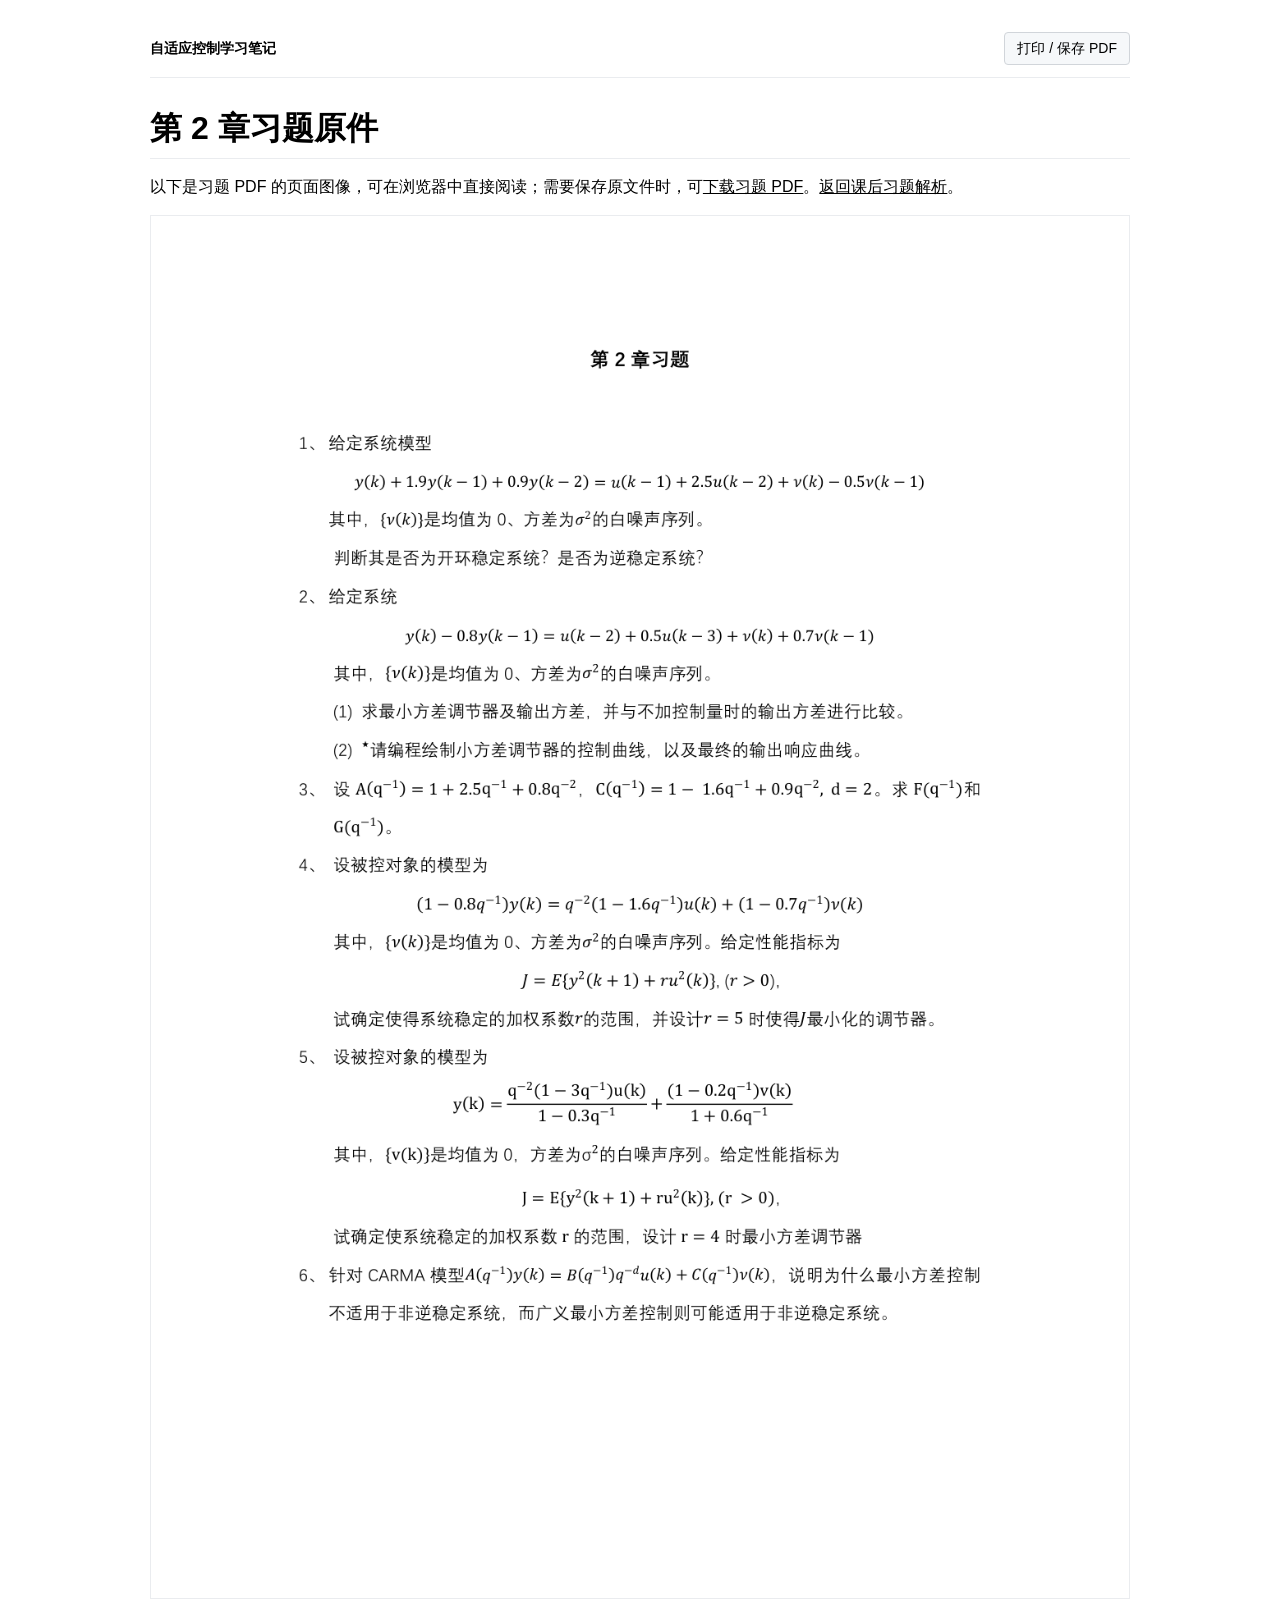
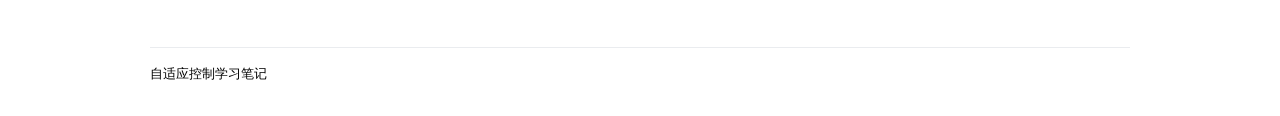
<file: chapters/exercise-sheet.html>
<!doctype html>
<html lang="zh-CN">
<head>
<meta charset="utf-8"><meta name="viewport" content="width=device-width,initial-scale=1">
<meta name="description" content="自适应控制学习笔记：设计思路、习题、仿真与工程理解。">
<title>第 2 章习题原件 · 自适应控制学习笔记</title>
<link rel="stylesheet" href="../assets/css/style.css">
<script src="../assets/js/math-config.js"></script>
<script defer src="../assets/vendor/mathjax/es5/tex-chtml.js"></script>
<script defer src="../assets/js/app.js"></script>

</head>
<body class="">
<a class="skip" href="#main">跳转到正文</a>
<div class="page">
  <header class="site-header"><a href="../index.html">自适应控制学习笔记</a><button id="print" type="button">打印 / 保存 PDF</button></header>
  <main id="main" class="markdown-body"><h1>第 2 章习题原件</h1>
<p>以下是习题 PDF 的页面图像，可在浏览器中直接阅读；需要保存原文件时，可<a href="../sources/chapter2-exercises.pdf" download>下载习题 PDF</a>。<a href="chapter2.html#exercises">返回课后习题解析</a>。</p>
<img class="document-image" src="../sources/chapter2-exercises.png" alt="第 2 章六道习题原始题面" width="1191" height="1684">
</main>
  <footer>自适应控制学习笔记</footer>
</div>
</body></html>
</file>
<file: assets/css/style.css>
:root{color-scheme:light;--text:#000;--muted:#000;--link:#000;--border:#eaecef;--border-strong:#d1d5da;--subtle:#f6f8fa}
*{box-sizing:border-box}
html{scroll-behavior:smooth;scroll-padding-top:24px}
body{margin:0;background:#fff;color:var(--text);font:16px/1.5 -apple-system,BlinkMacSystemFont,"Segoe UI","Microsoft YaHei",Helvetica,Arial,sans-serif}
.page{max-width:1012px;margin:0 auto;padding:32px 16px}
.site-header{display:flex;align-items:center;justify-content:space-between;gap:16px;margin-bottom:30px;padding-bottom:12px;border-bottom:1px solid var(--border);font-size:14px}
.site-header a{font-weight:600;text-decoration:none}.site-header button{flex:none}
.markdown-body{min-width:0;overflow-wrap:break-word}
a{color:var(--link);text-decoration:underline}a:hover{text-decoration:underline}
button,input,select{font:inherit}button{padding:5px 12px;border:1px solid var(--border-strong);border-radius:4px;background:var(--subtle);color:var(--text);cursor:pointer}button:hover{background:#edf1f4}button:focus-visible,a:focus-visible,input:focus-visible,select:focus-visible,summary:focus-visible{outline:2px solid var(--link);outline-offset:2px}
h1,h2,h3,h4{font-weight:600;line-height:1.25;overflow-wrap:break-word}
h1{font-size:32px;margin:0 0 16px;padding-bottom:.3em;border-bottom:1px solid var(--border)}
h2{font-size:24px;margin:24px 0 16px;padding-bottom:.3em;border-bottom:1px solid var(--border)}
h3{font-size:20px;margin:24px 0 16px}h4{font-size:16px;margin:24px 0 16px}
p,ul,ol,blockquote,pre,table,.equation{margin:0 0 16px}p{line-height:1.5}
ul,ol{padding-left:2em}li{margin:.25em 0}li>p{margin:8px 0}
table{width:100%;border-spacing:0;border-collapse:collapse;display:block;overflow-x:auto}th,td{padding:6px 13px;border:1px solid var(--border-strong);text-align:left}tr:nth-child(2n){background:var(--subtle)}
blockquote{padding:0 1em;border-left:4px solid var(--border-strong);color:var(--muted)}
code{font:85% Consolas,"Liberation Mono",Menlo,monospace;background:rgba(27,31,35,.05);padding:.2em .4em;border-radius:3px}
pre{padding:16px;overflow:auto;background:var(--subtle);border-radius:4px;line-height:1.45}pre code{padding:0;background:none;font-size:13px}
hr{height:1px;padding:0;margin:24px 0;background:var(--border);border:0}
.muted,.source-ref,.chapter-meta,.eyebrow,.section-code{color:var(--muted);font-size:14px}
.source-ref{margin-top:-6px}.eyebrow,.section-code{display:block;margin:0 0 8px;font-size:12px}.lead{color:var(--text)}
.chapter-header{margin:0 0 18px}.chapter-header h1{margin-bottom:16px}.chapter-header .lead{margin-bottom:12px}.chapter-meta{display:flex;flex-wrap:wrap;column-gap:20px;row-gap:4px;margin-bottom:16px}
.chapter-section{margin-top:32px;scroll-margin-top:20px}.chapter-section>h2:first-of-type{margin-top:0}.chapter-section:last-child{margin-bottom:32px}
.chapter-list p{margin:0 0 20px}.chapter-list .muted{display:inline-block;margin-top:4px}
.toc{margin:18px 0 30px;padding:8px 14px;background:var(--subtle);border:1px solid var(--border);border-radius:4px}.toc summary{padding:4px 0}.section-nav{columns:2;column-gap:24px;padding:10px 0 4px}.section-nav a{display:block;break-inside:avoid;padding:3px 0;font-size:14px}
.equation{max-width:100%;overflow-x:auto;overflow-y:hidden;padding:12px 16px;background:var(--subtle);border-radius:4px;line-height:1.7}.equation mjx-container[display="true"]{margin:.35em 0!important}
mjx-container[display="true"]{max-width:100%;overflow-x:auto;overflow-y:hidden;padding:4px 0}
mjx-container:not([display="true"]){display:inline-block;max-width:100%;overflow-x:auto;overflow-y:hidden;vertical-align:middle}
.two-col{display:block}.concept{margin:0 0 16px}.concept h3{margin-bottom:8px}
.flow{display:flex;gap:6px;flex-wrap:wrap;margin:16px 0}.flow span{font-size:14px}.flow span:not(:last-child)::after{content:" →";color:var(--muted)}
.callout{margin:16px 0;padding:0 16px;border-left:4px solid var(--border-strong);color:var(--muted);background:none;font-size:15px}.callout strong{display:block;margin-bottom:4px;color:var(--text)}.callout p:last-child{margin-bottom:0}.callout.warning,.callout.note{background:none;border-color:var(--border-strong)}
details{margin:16px 0;padding:8px 14px;border:1px solid var(--border);border-radius:4px}summary{cursor:pointer;font-weight:600}details[open] summary{margin-bottom:12px}details p:last-child{margin-bottom:0}
.exercise{margin:24px 0;padding-bottom:16px;border-bottom:1px solid var(--border)}.exercise:last-child{border-bottom:0}.exercise h3{margin-top:0}.result{font-weight:600}
.lab-panel{margin:24px 0;padding:20px 0 8px;border-top:1px solid var(--border)}.lab-panel h3{margin:0 0 12px}.controls{display:flex;align-items:end;gap:12px;flex-wrap:wrap;margin:16px 0}.controls label{display:flex;flex-direction:column;gap:4px;font-size:14px}.controls input[type=number],.controls select{width:160px;padding:5px 8px;border:1px solid var(--border-strong);border-radius:4px;background:#fff}.controls input[type=range]{width:220px;max-width:100%;accent-color:var(--link)}.controls .primary{background:var(--subtle);color:var(--text)}
.metrics{display:flex;flex-wrap:wrap;gap:12px 32px;margin:18px 0}.metrics div{min-width:170px}.metrics strong{display:block;font-size:20px;font-weight:600}.metrics span{font-size:13px;color:var(--muted)}.legend{display:flex;flex-wrap:wrap;gap:16px;margin:8px 0;color:var(--muted);font-size:13px}.legend b{display:inline-block;width:18px;height:3px;margin-right:5px;vertical-align:middle}.plot{display:block;max-width:100%;width:100%;height:auto;margin:8px 0 18px;border:1px solid var(--border);background:#fff}.status{margin:16px 0;padding:8px 12px;border-left:4px solid var(--border-strong);background:var(--subtle);font-size:14px}
.document-image{display:block;max-width:100%;height:auto;margin:16px auto;border:1px solid var(--border)}
.source-link{display:block;margin-bottom:12px}.source-link small{display:block;color:var(--muted);font-size:13px}
footer{margin-top:48px;padding-top:16px;border-top:1px solid var(--border);color:var(--muted);font-size:13px}.skip{position:absolute;left:-9999px}.skip:focus{left:16px;top:8px;padding:8px;background:#fff;z-index:10}
@media(max-width:600px){.page{padding:16px}.site-header{margin-bottom:24px}.site-header button{font-size:12px}.section-nav{columns:1}.chapter-meta{font-size:12px}.controls{align-items:start}.controls label{width:calc(50% - 6px)}.controls input[type=number],.controls select{width:100%}.metrics{display:block}.metrics div{margin:12px 0}.equation{padding:10px}h1{font-size:30px}}
@media print{.page{max-width:none;padding:0}.site-header,.toc,.skip,.controls{display:none!important}.chapter-section{margin-top:22px}h1{font-size:26px}h2{font-size:20px}h3{font-size:17px}body{font-size:11pt}.equation{font-size:10pt}.equation,.callout,.plot,figure{break-inside:avoid}h1,h2,h3,h4{break-after:avoid}.lab-panel{break-inside:avoid}a{color:var(--text)}footer{margin-top:24px}}

/* Chapter 2 follows the GitHub Markdown document rules used by chapter 3. */
.chapter-page{font-family:-apple-system,BlinkMacSystemFont,"Segoe UI",Helvetica,Arial,sans-serif,"Apple Color Emoji","Segoe UI Emoji","Segoe UI Symbol"}
.chapter-page .page{padding:32px 16px}
.chapter-page .site-header{position:relative;min-height:0;margin:0 0 24px;padding:0;border:0;align-items:flex-start;font-size:32px;line-height:1.25}
.chapter-page .site-header>a{display:block;flex:1;padding-bottom:.3em;border-bottom:1px solid #eaecef;font-size:32px;font-weight:600;line-height:1.25}
.chapter-page .site-header button{position:absolute;top:7px;right:0;border-radius:3px;font-size:14px;line-height:20px;padding:4px 8px}
.chapter-page .chapter-header h1{margin:0 0 16px}
.chapter-page .chapter-header .lead{margin-bottom:16px}
.chapter-page .chapter-meta{margin-bottom:16px;font-size:14px}
.chapter-page h1,.chapter-page h2,.chapter-page h3,.chapter-page h4{line-height:1.25}
.chapter-page h1,.chapter-page h2{padding-bottom:.3em}
.chapter-page .chapter-section{margin-top:0}
.chapter-page .chapter-section>h2:first-of-type{margin-top:24px}
.chapter-page p,.chapter-page ul,.chapter-page ol,.chapter-page blockquote,.chapter-page pre,.chapter-page table,.chapter-page .equation{margin-bottom:16px}
.chapter-page ul,.chapter-page ol{padding-left:2em}
.chapter-page .source-ref,.chapter-page .muted,.chapter-page .chapter-meta{color:var(--text)}
.chapter-page .toc{margin:16px 0 24px;padding:0;background:none;border:0;border-radius:0}
.chapter-page .toc summary{padding:0;font-weight:600}
.chapter-page .section-nav{columns:initial;display:flex;flex-wrap:wrap;gap:4px 16px;padding:8px 0}
.chapter-page .section-nav a{padding:0;font-size:14px}
.chapter-page .callout{padding:0 1em;border-left:.25em solid #dfe2e5;color:var(--text);background:none;font-size:16px}
.chapter-page .callout strong{color:inherit}
.chapter-page .callout p:last-child{margin-bottom:0}
.chapter-page .two-col{display:block}
.chapter-page .concept{margin:16px 0}
.chapter-page .concept h3{margin:24px 0 16px}
.chapter-page .equation{max-width:100%;margin:18px 0;padding:0;background:transparent;border-radius:0;line-height:1.5}
.chapter-page .equation mjx-container[display="true"]{margin:0!important;text-align:center!important}
.chapter-page .exercise{margin:24px 0;padding-bottom:16px;border-bottom:1px solid #dfe2e5}
.chapter-page .flow{display:block;margin:16px 0}
.chapter-page .flow span{font-size:16px}
.chapter-page .flow span:not(:last-child)::after{content:" →";color:var(--text)}
.chapter-page details{margin:16px 0;padding:0;border:0;border-radius:0}
.chapter-page details[open] summary{margin-bottom:12px}
.chapter-page .lab-panel{padding:16px 0 8px;border-top:1px solid #dfe2e5}
.chapter-page .controls input[type="number"],.chapter-page .controls select{border-radius:3px}
.chapter-page .plot{border:0}
.chapter-page table th,.chapter-page table td{border-color:#dfe2e5}
.chapter-page pre{border-radius:3px}
.chapter-page pre code{font-size:100%}
.chapter-page .status{padding:0 1em;border-left:.25em solid #dfe2e5;background:none;color:var(--text)}
.chapter-page .source-link{margin-bottom:16px}
@media(max-width:600px){.chapter-page .page{padding:32px 16px}.chapter-page .site-header{display:block}.chapter-page .site-header button{position:static;display:block;margin:8px 0 0 auto}.chapter-page .section-nav{display:block}.chapter-page .section-nav a{margin:4px 12px 4px 0}}
@media print{.chapter-page .page{padding:0}.chapter-page .site-header>a{font-size:24px}}

/* Keep all reading and chart labels black across chapters. */
input,select,textarea{color:var(--text)}
.plot text{fill:var(--text)}
</file>
